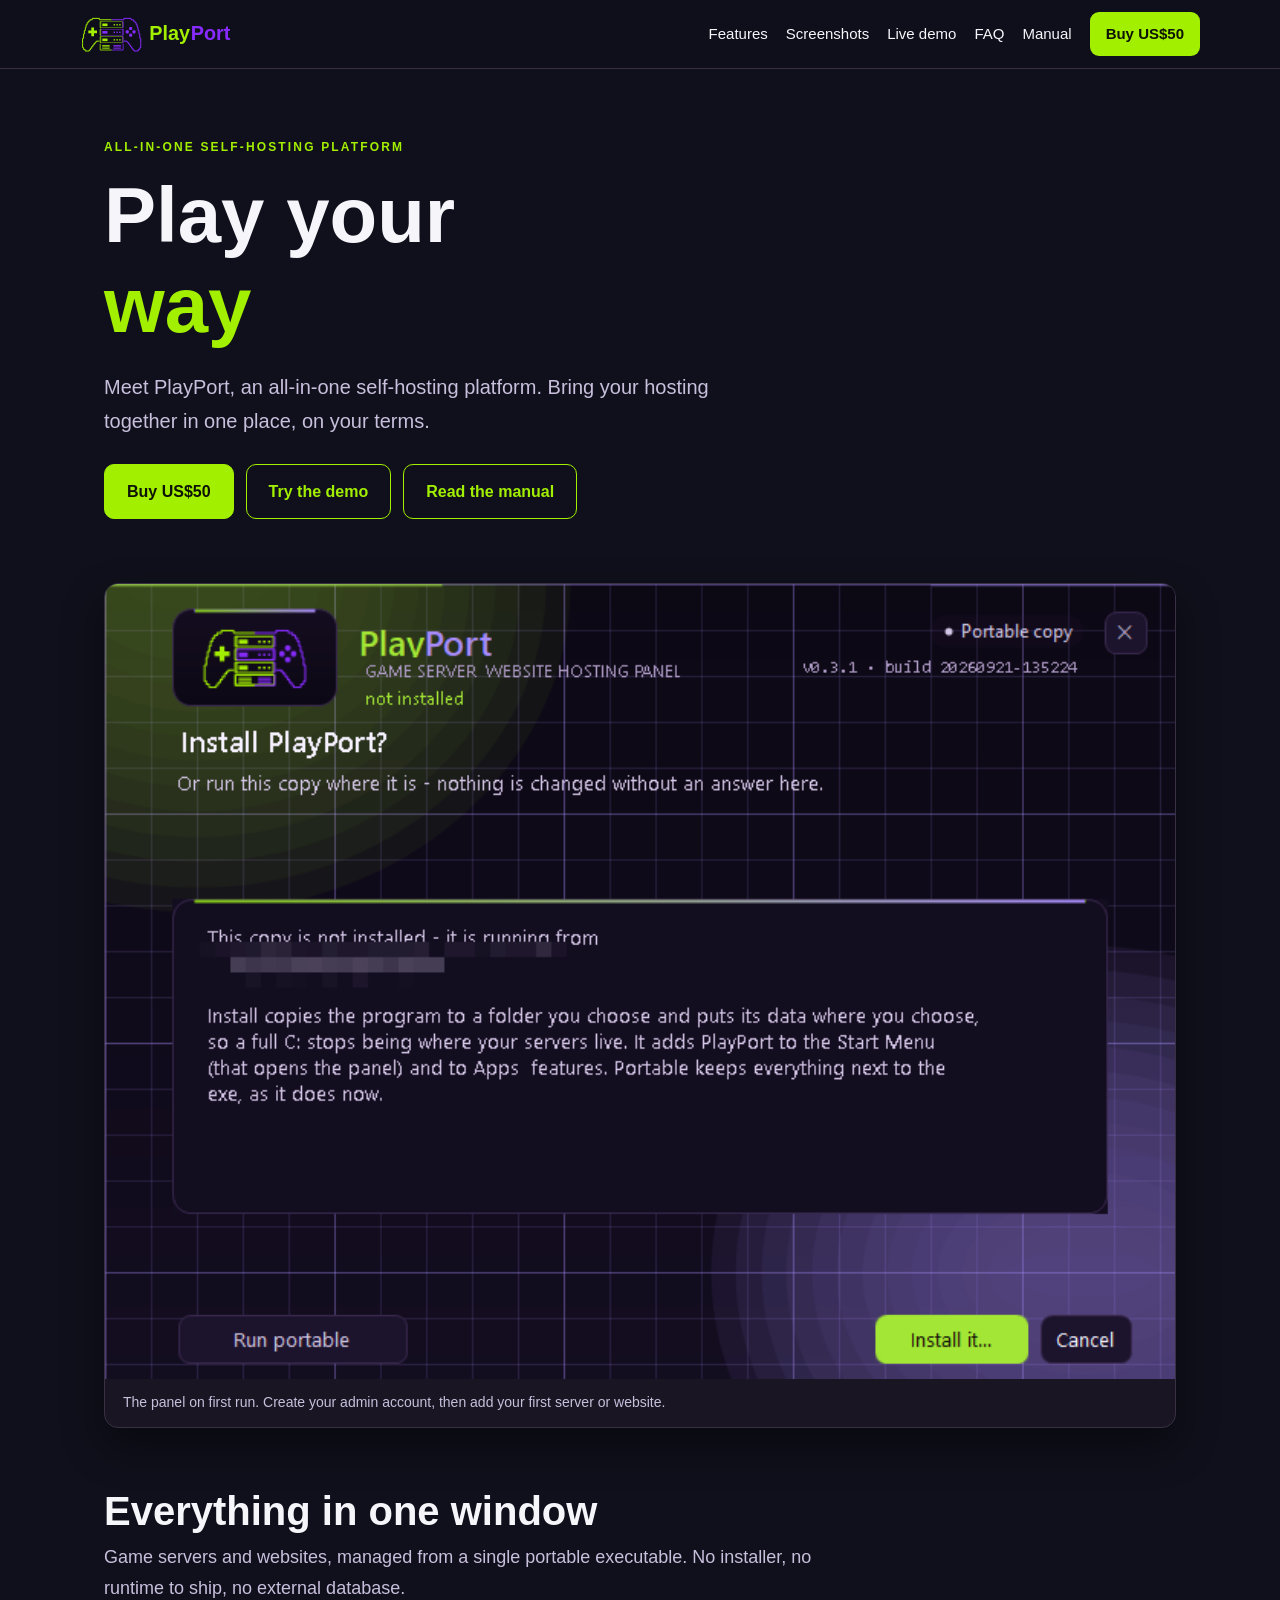
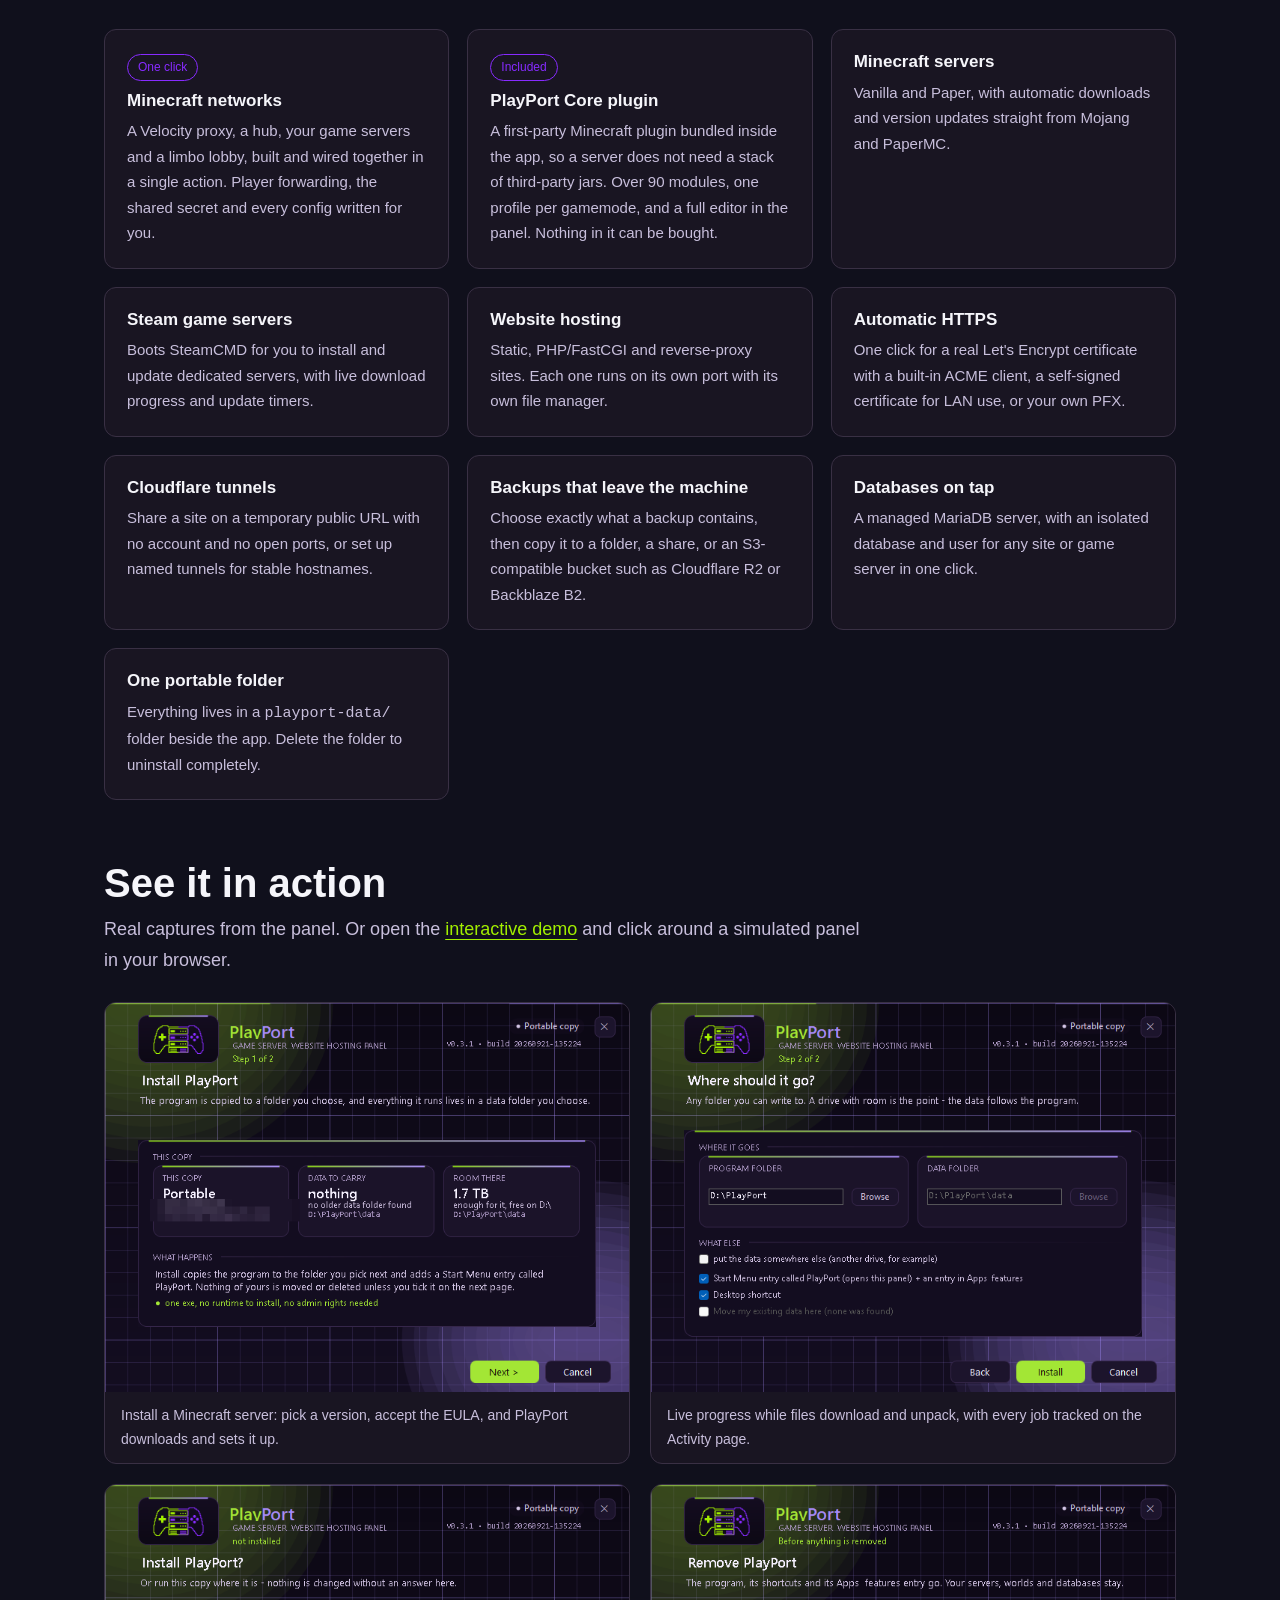
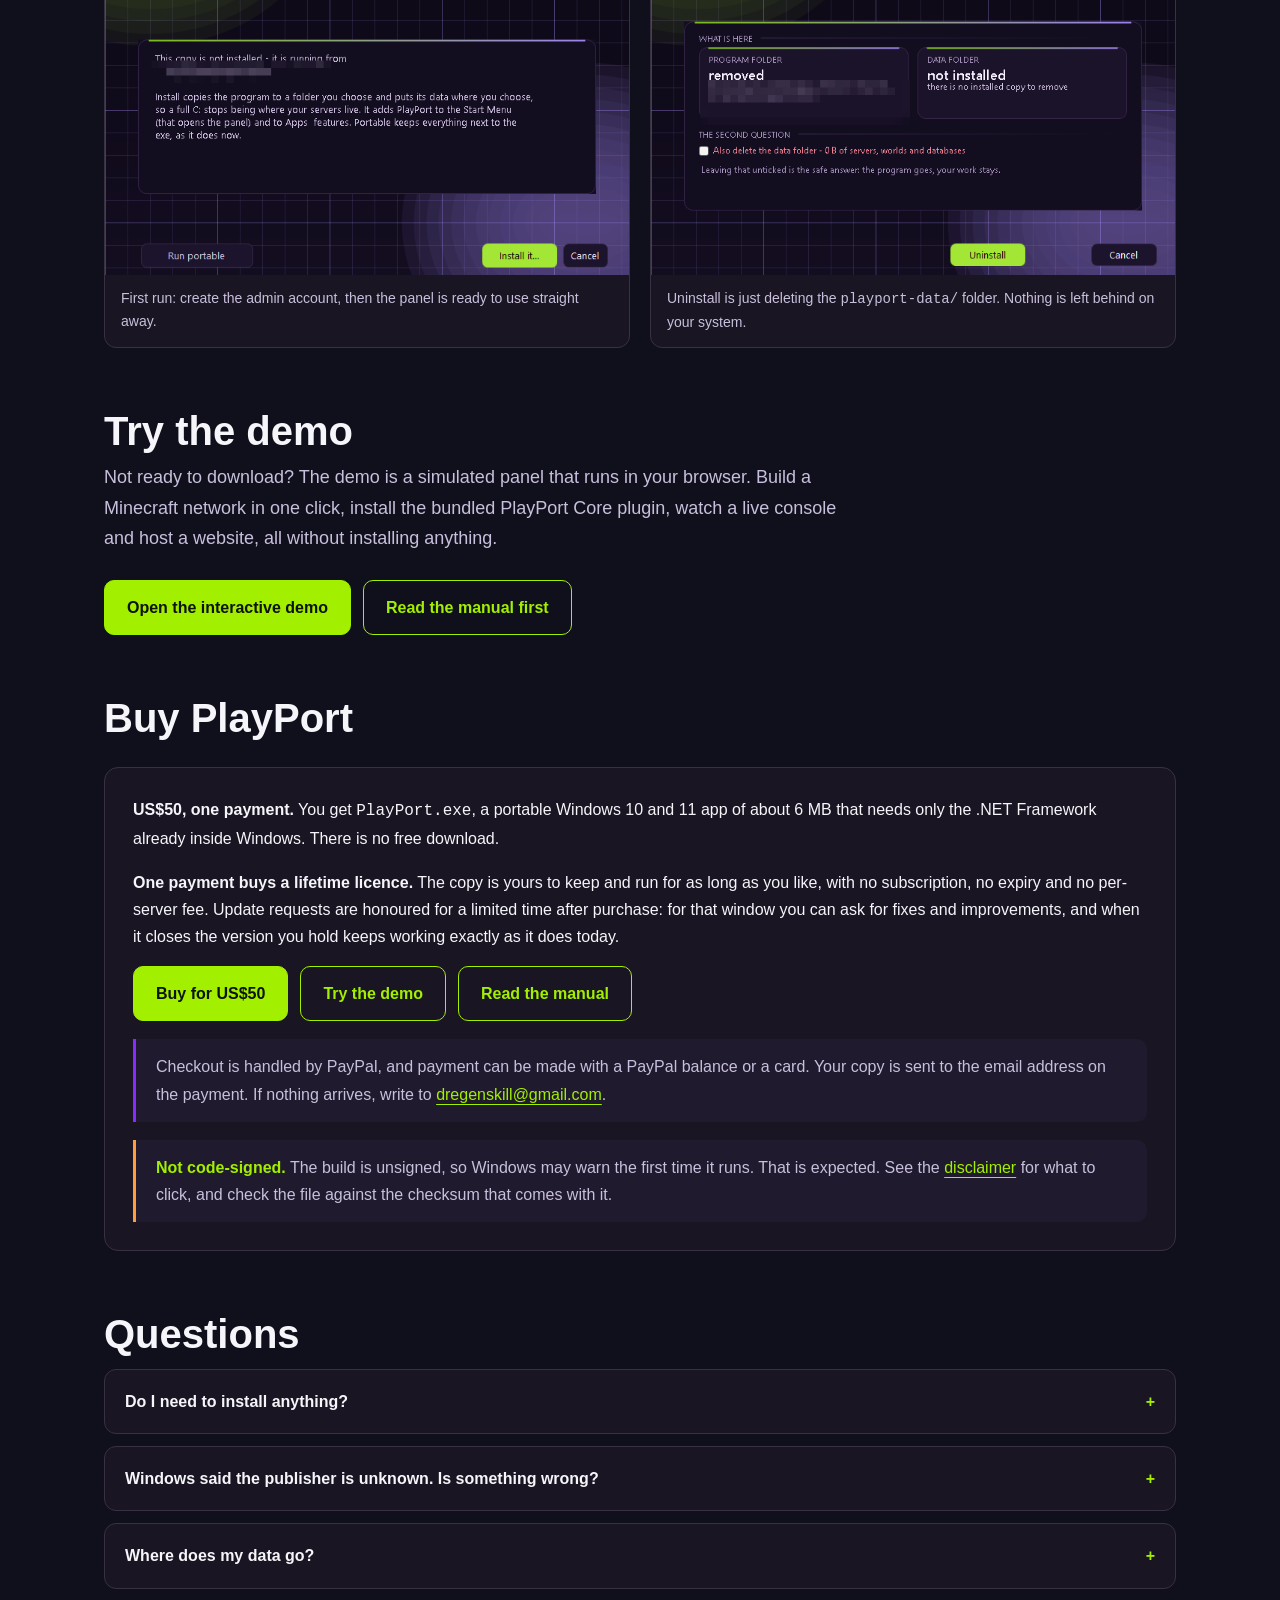
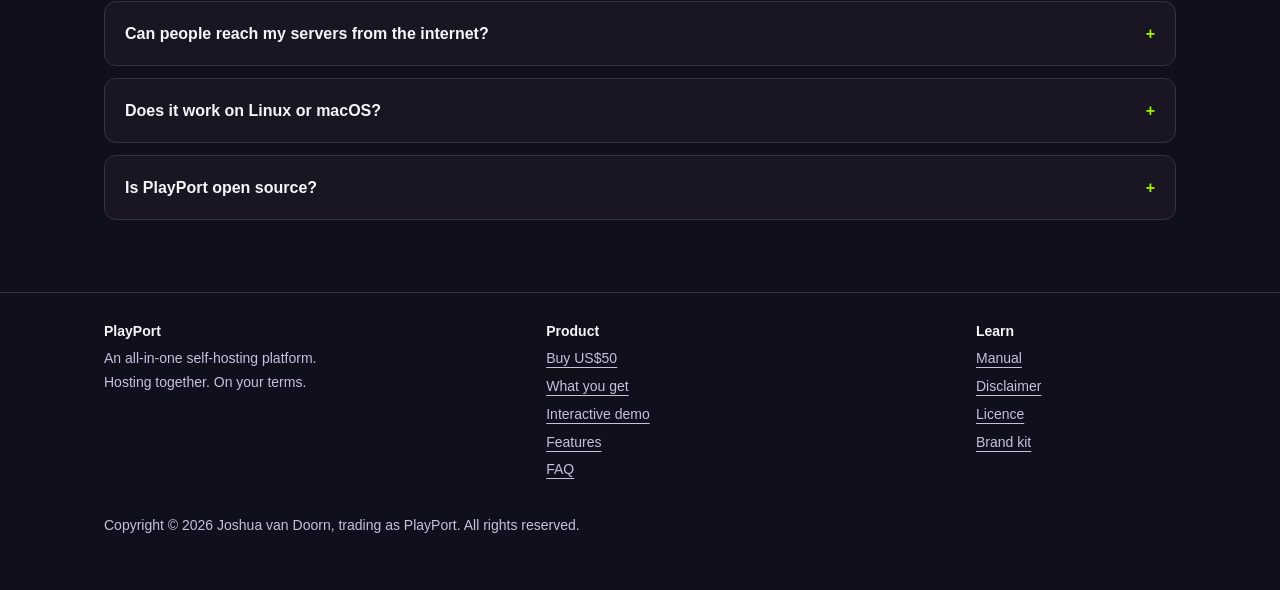
<file: index.html>
<!doctype html>
<html lang="en">
<head>
<meta charset="utf-8">
<meta name="viewport" content="width=device-width, initial-scale=1">
<title>PlayPort: game servers and websites in one portable app</title>
<meta name="description" content="PlayPort is an all-in-one self-hosting platform for Windows. Run Minecraft and Steam game servers, host websites with automatic HTTPS, all from one portable executable. Play your way.">
<link rel="icon" type="image/svg+xml" href="assets/favicon.svg">
<link rel="stylesheet" href="assets/site.css">
<meta property="og:title" content="PlayPort: play your way">
<meta property="og:description" content="An all-in-one self-hosting platform for Windows. Game servers and websites in one portable executable.">
<meta property="og:image" content="assets/social-card-1200x630.svg">
<meta name="twitter:card" content="summary_large_image">
</head>
<body>

<header class="site">
  <div class="wrap nav">
    <a class="brand" href="#top"><img src="assets/wordmark-transparent.svg" alt="PlayPort"></a>
    <nav class="links">
      <a class="link" href="#features">Features</a>
      <a class="link" href="#screens">Screenshots</a>
      <a class="link" href="demo.html">Live demo</a>
      <a class="link" href="#faq">FAQ</a>
      <a class="link" href="docs/">Manual</a>
      <a class="dl-btn" href="https://www.paypal.com/cgi-bin/webscr?cmd=_xclick&amp;business=dregenskill%40gmail.com&amp;item_name=PlayPort%20lifetime%20licence&amp;amount=50.00&amp;currency_code=USD&amp;no_shipping=1&amp;no_note=1">Buy US$50</a>
    </nav>
  </div>
</header>

<main id="top" class="wrap">

  <section class="hero">
    <div class="eyebrow">All-in-one self-hosting platform</div>
    <h1>Play your<br><span>way</span></h1>
    <p class="lead">Meet PlayPort, an all-in-one self-hosting platform. Bring your hosting together in one place, on your terms.</p>
    <div class="cta">
      <a class="btn primary" href="https://www.paypal.com/cgi-bin/webscr?cmd=_xclick&amp;business=dregenskill%40gmail.com&amp;item_name=PlayPort%20lifetime%20licence&amp;amount=50.00&amp;currency_code=USD&amp;no_shipping=1&amp;no_note=1">Buy US$50</a>
      <a class="btn ghost" href="demo.html">Try the demo</a>
      <a class="btn ghost" href="docs/">Read the manual</a>
    </div>
  </section>

  <figure class="shot">
    <img src="marketing/shots/p4/first-run.png" alt="The PlayPort panel on first run, showing the setup screen">
    <figcaption>The panel on first run. Create your admin account, then add your first server or website.</figcaption>
  </figure>

  <section id="features">
    <h2>Everything in one window</h2>
    <p class="section-lead">Game servers and websites, managed from a single portable executable. No installer, no runtime to ship, no external database.</p>
    <div class="grid">
      <article class="card"><span class="tag">One click</span><h3>Minecraft networks</h3><p>A Velocity proxy, a hub, your game servers and a limbo lobby, built and wired together in a single action. Player forwarding, the shared secret and every config written for you.</p></article>
      <article class="card"><span class="tag">Included</span><h3>PlayPort Core plugin</h3><p>A first-party Minecraft plugin bundled inside the app, so a server does not need a stack of third-party jars. Over 90 modules, one profile per gamemode, and a full editor in the panel. Nothing in it can be bought.</p></article>
      <article class="card"><h3>Minecraft servers</h3><p>Vanilla and Paper, with automatic downloads and version updates straight from Mojang and PaperMC.</p></article>
      <article class="card"><h3>Steam game servers</h3><p>Boots SteamCMD for you to install and update dedicated servers, with live download progress and update timers.</p></article>
      <article class="card"><h3>Website hosting</h3><p>Static, PHP/FastCGI and reverse-proxy sites. Each one runs on its own port with its own file manager.</p></article>
      <article class="card"><h3>Automatic HTTPS</h3><p>One click for a real Let's Encrypt certificate with a built-in ACME client, a self-signed certificate for LAN use, or your own PFX.</p></article>
      <article class="card"><h3>Cloudflare tunnels</h3><p>Share a site on a temporary public URL with no account and no open ports, or set up named tunnels for stable hostnames.</p></article>
      <article class="card"><h3>Backups that leave the machine</h3><p>Choose exactly what a backup contains, then copy it to a folder, a share, or an S3-compatible bucket such as Cloudflare R2 or Backblaze B2.</p></article>
      <article class="card"><h3>Databases on tap</h3><p>A managed MariaDB server, with an isolated database and user for any site or game server in one click.</p></article>
      <article class="card"><h3>One portable folder</h3><p>Everything lives in a <code>playport-data/</code> folder beside the app. Delete the folder to uninstall completely.</p></article>
    </div>
  </section>

  <section id="screens">
    <h2>See it in action</h2>
    <p class="section-lead">Real captures from the panel. Or open the <a href="demo.html">interactive demo</a> and click around a simulated panel in your browser.</p>
    <div class="gallery">
      <figure>
        <img src="marketing/shots/p4/install-1.png" alt="Installing a Minecraft server" loading="lazy">
        <figcaption>Install a Minecraft server: pick a version, accept the EULA, and PlayPort downloads and sets it up.</figcaption>
      </figure>
      <figure>
        <img src="marketing/shots/p4/install-2.png" alt="Server install progress" loading="lazy">
        <figcaption>Live progress while files download and unpack, with every job tracked on the Activity page.</figcaption>
      </figure>
      <figure>
        <img src="marketing/shots/p4/first-run.png" alt="The panel on first run" loading="lazy">
        <figcaption>First run: create the admin account, then the panel is ready to use straight away.</figcaption>
      </figure>
      <figure>
        <img src="marketing/shots/p4/uninstall.png" alt="Uninstall screen" loading="lazy">
        <figcaption>Uninstall is just deleting the <code>playport-data/</code> folder. Nothing is left behind on your system.</figcaption>
      </figure>
    </div>
  </section>

  <section id="demo">
    <h2>Try the demo</h2>
    <p class="section-lead">Not ready to download? The demo is a simulated panel that runs in your browser. Build a Minecraft network in one click, install the bundled PlayPort Core plugin, watch a live console and host a website, all without installing anything.</p>
    <div class="cta">
      <a class="btn primary" href="demo.html">Open the interactive demo</a>
      <a class="btn ghost" href="docs/">Read the manual first</a>
    </div>
  </section>

  <!-- Checkout is a PayPal Buy Now link at a fixed US$50. The same URL is used by
       the nav button and the hero. Replace all three if the price or account changes. -->
  <section id="download">
    <h2>Buy PlayPort</h2>
    <div class="dl-box">
      <p style="margin-top:0"><strong>US$50, one payment.</strong> You get <code>PlayPort.exe</code>, a portable Windows 10 and 11 app of about 6 MB that needs only the .NET Framework already inside Windows. There is no free download.</p>
      <p><strong>One payment buys a lifetime licence.</strong> The copy is yours to keep and run for as long as you like, with no subscription, no expiry and no per-server fee. Update requests are honoured for a limited time after purchase: for that window you can ask for fixes and improvements, and when it closes the version you hold keeps working exactly as it does today.</p>
      <div class="cta" style="margin-top:12px">
        <a class="btn primary" href="https://www.paypal.com/cgi-bin/webscr?cmd=_xclick&amp;business=dregenskill%40gmail.com&amp;item_name=PlayPort%20lifetime%20licence&amp;amount=50.00&amp;currency_code=USD&amp;no_shipping=1&amp;no_note=1">Buy for US$50</a>
        <a class="btn ghost" href="demo.html">Try the demo</a>
        <a class="btn ghost" href="docs/">Read the manual</a>
      </div>
      <div class="note">
        <p style="margin:0">Checkout is handled by PayPal, and payment can be made with a PayPal balance or a card. Your copy is sent to the email address on the payment. If nothing arrives, write to <a href="mailto:dregenskill@gmail.com">dregenskill@gmail.com</a>.</p>
      </div>
      <div class="note warn">
        <p style="margin:0"><span class="ok">Not code-signed.</span> The build is unsigned, so Windows may warn the first time it runs. That is expected. See the <a href="DISCLAIMER.md">disclaimer</a> for what to click, and check the file against the checksum that comes with it.</p>
      </div>
    </div>
  </section>

  <section id="faq">
    <h2>Questions</h2>

    <details class="faq">
      <summary>Do I need to install anything?</summary>
      <p>No. PlayPort is a single executable that runs on Windows 10 and 11. Double-click it and it opens in your browser at <code>http://127.0.0.1:8080/</code>. It uses the .NET Framework that already ships with Windows.</p>
    </details>

    <details class="faq">
      <summary>Windows said the publisher is unknown. Is something wrong?</summary>
      <p>No. The build is not code-signed, so SmartScreen warns about it. Click <strong>More info</strong>, then <strong>Run anyway</strong>. You can confirm you have the real file by comparing its SHA-256 hash with the checksum that comes with your purchase.</p>
    </details>

    <details class="faq">
      <summary>Where does my data go?</summary>
      <p>Everything lives in a <code>playport-data/</code> folder next to the executable: settings, websites, game servers, databases and backups. Delete that folder and PlayPort is fully uninstalled. If the folder it is in is not writable, it falls back to <code>%LOCALAPPDATA%\PlayPort</code>.</p>
    </details>

    <details class="faq">
      <summary>Can people reach my servers from the internet?</summary>
      <p>Yes. Forward the ports you want on your router and open the matching ports in Windows Firewall, or use a built-in Cloudflare tunnel to get a public URL without touching your router at all. The manual walks through both.</p>
    </details>

    <details class="faq">
      <summary>Does it work on Linux or macOS?</summary>
      <p>Not yet. This release targets Windows. The panel offers a phone-friendly layout, so you can manage it from a phone on the same network.</p>
    </details>

    <details class="faq">
      <summary>Is PlayPort open source?</summary>
      <p>No. PlayPort is proprietary software, all rights reserved. The source is not published. See the <a href="LICENSE">licence</a> and the <a href="#download">purchase terms</a>.</p>
    </details>
  </section>

</main>

<footer class="site">
  <div class="wrap">
    <div class="cols">
      <div>
        <h4>PlayPort</h4>
        <p style="margin:0">An all-in-one self-hosting platform.<br>Hosting together. On your terms.</p>
      </div>
      <div>
        <h4>Product</h4>
        <ul>
          <li><a href="https://www.paypal.com/cgi-bin/webscr?cmd=_xclick&amp;business=dregenskill%40gmail.com&amp;item_name=PlayPort%20lifetime%20licence&amp;amount=50.00&amp;currency_code=USD&amp;no_shipping=1&amp;no_note=1">Buy US$50</a></li>
          <li><a href="#download">What you get</a></li>
          <li><a href="demo.html">Interactive demo</a></li>
          <li><a href="#features">Features</a></li>
          <li><a href="#faq">FAQ</a></li>
        </ul>
      </div>
      <div>
        <h4>Learn</h4>
        <ul>
          <li><a href="docs/">Manual</a></li>
          <li><a href="DISCLAIMER.md">Disclaimer</a></li>
          <li><a href="LICENSE">Licence</a></li>
          <li><a href="marketing/">Brand kit</a></li>
        </ul>
      </div>
    </div>
    <p style="margin:28px 0 0">Copyright &copy; 2026 Joshua van Doorn, trading as PlayPort. All rights reserved.</p>
  </div>
</footer>

</body>
</html>
</file>
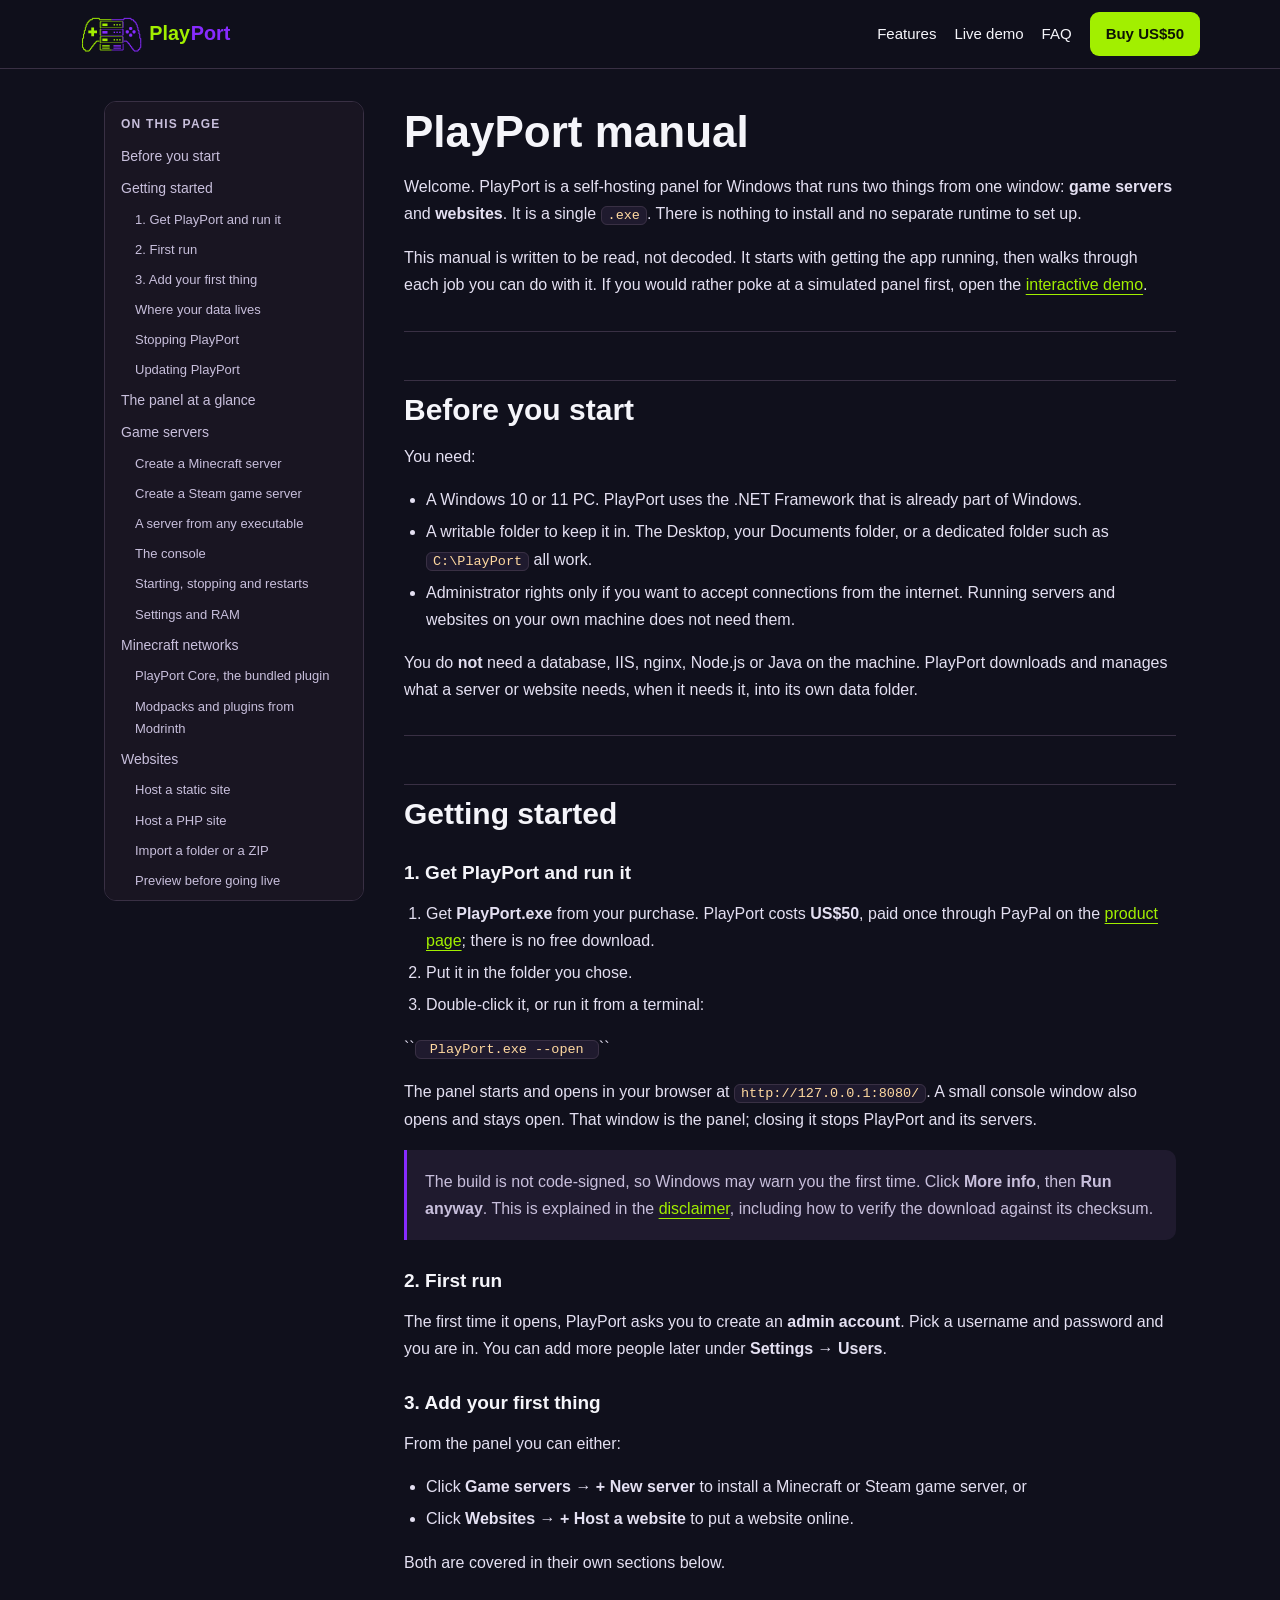
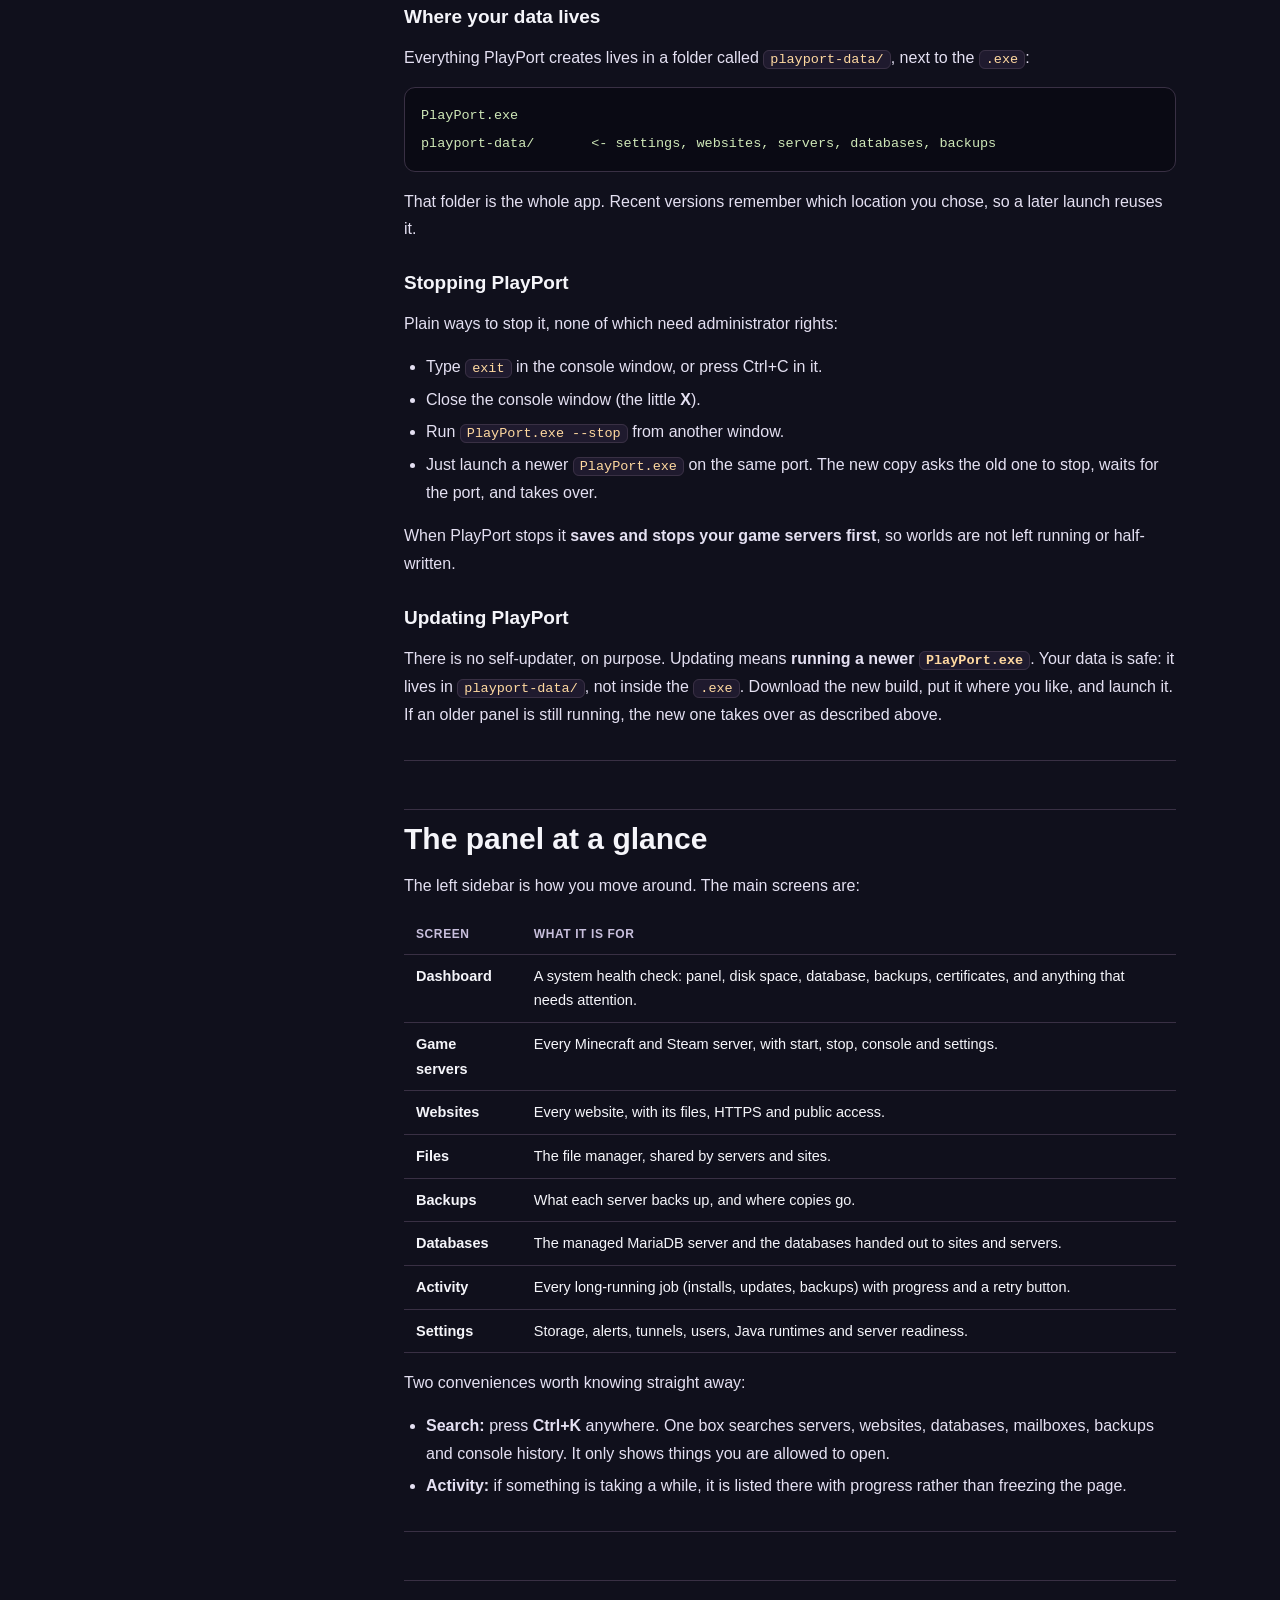
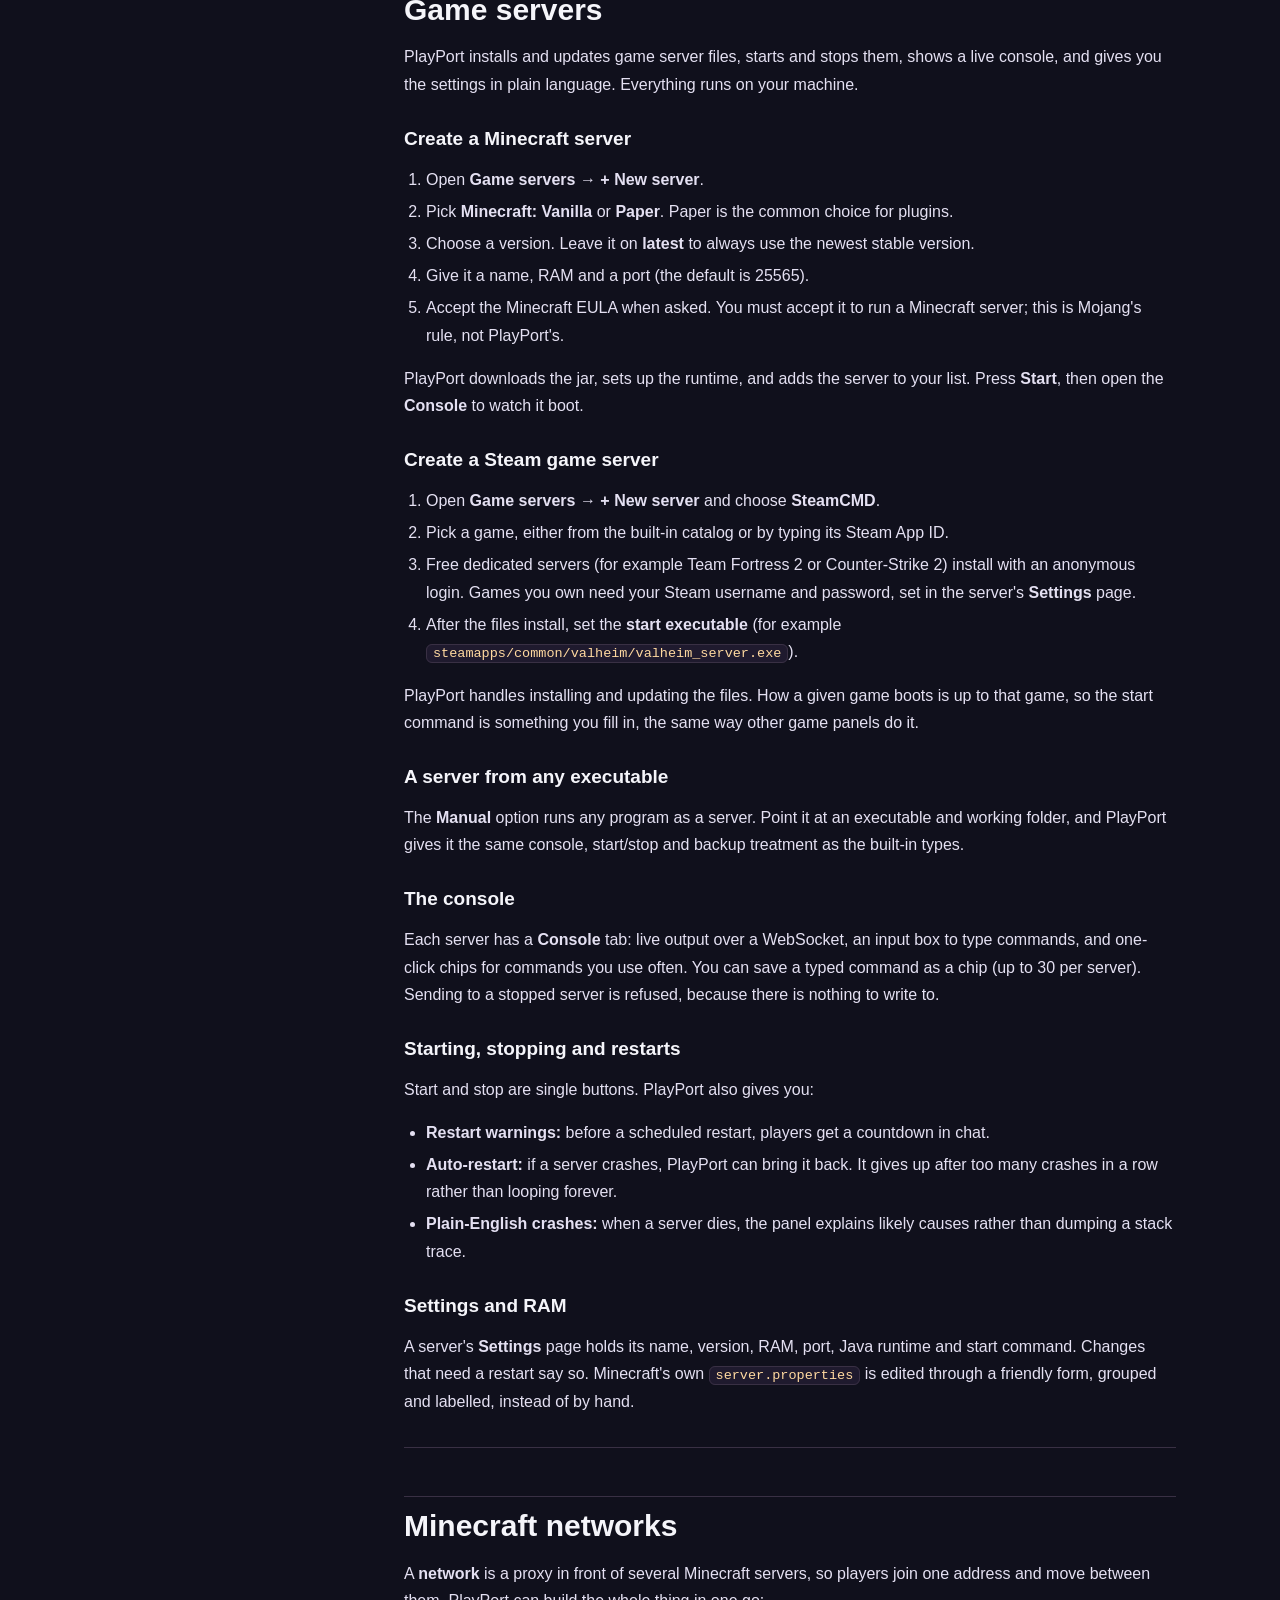
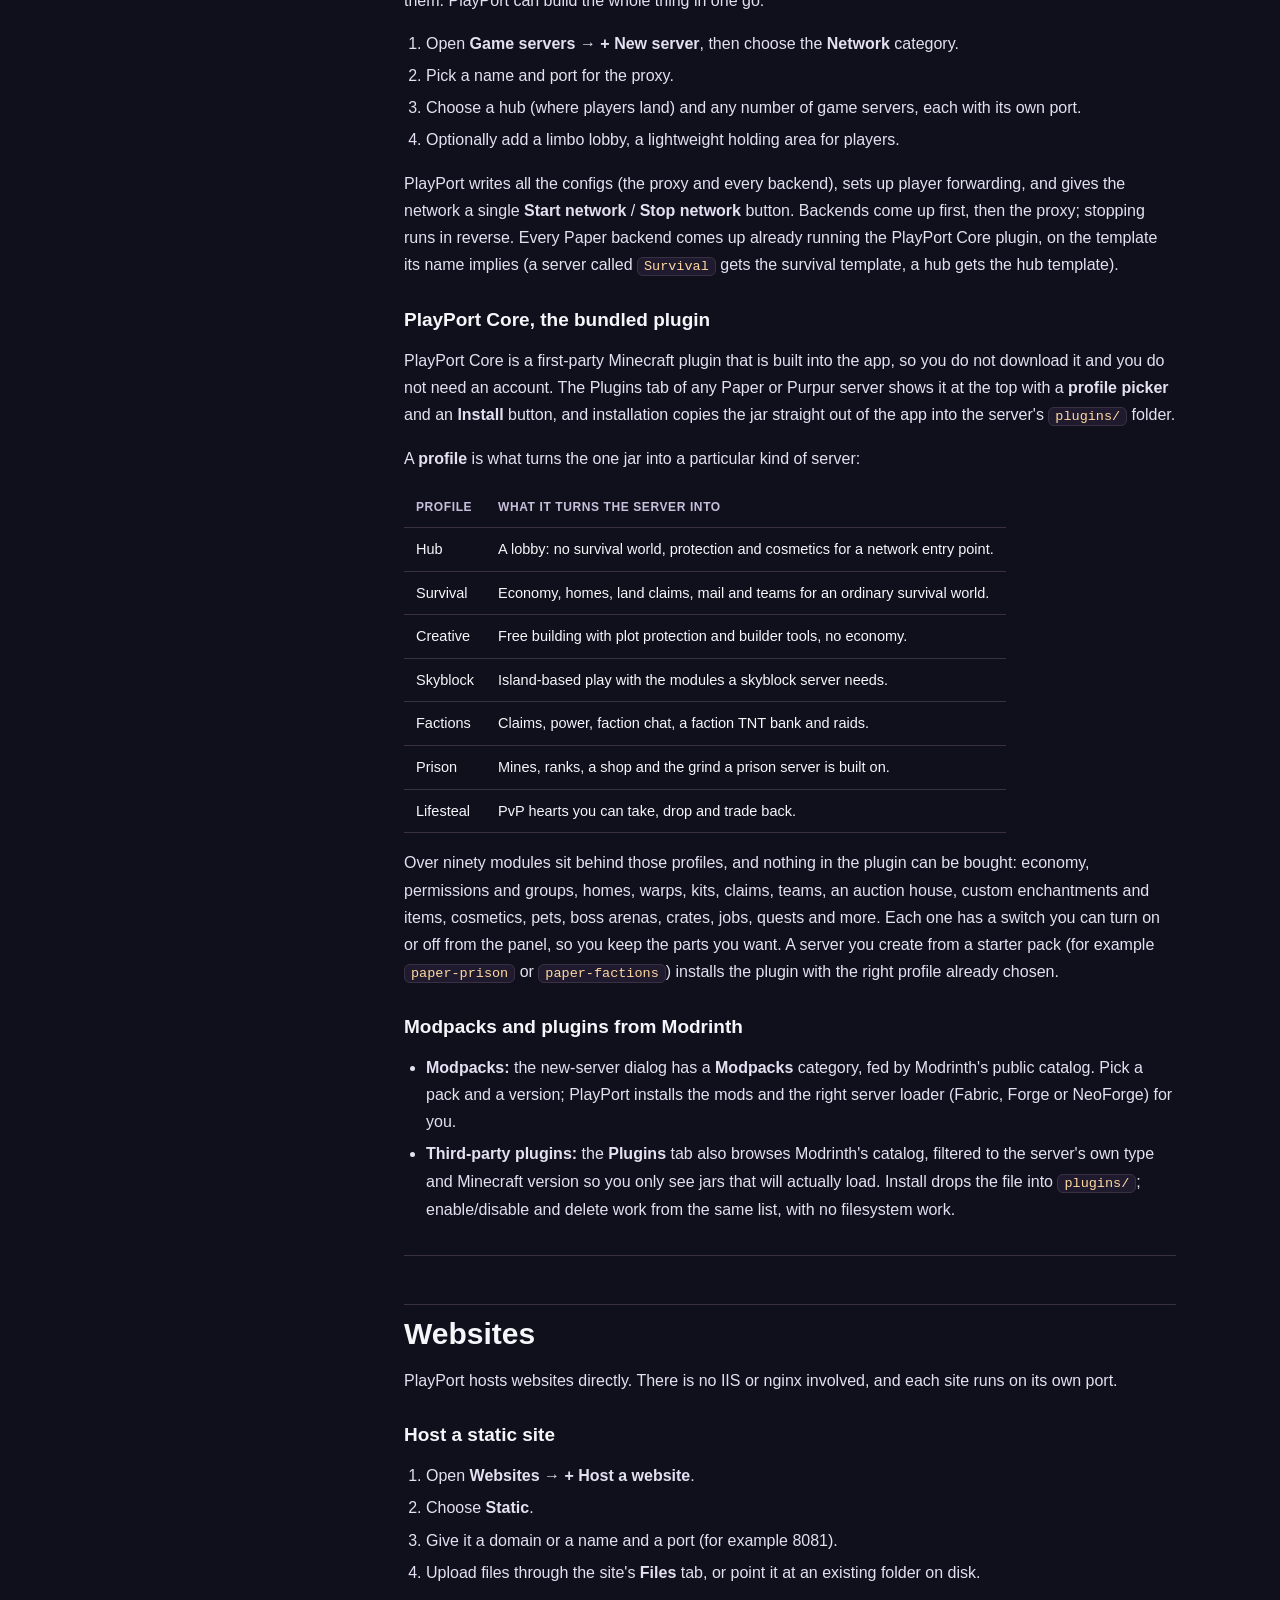
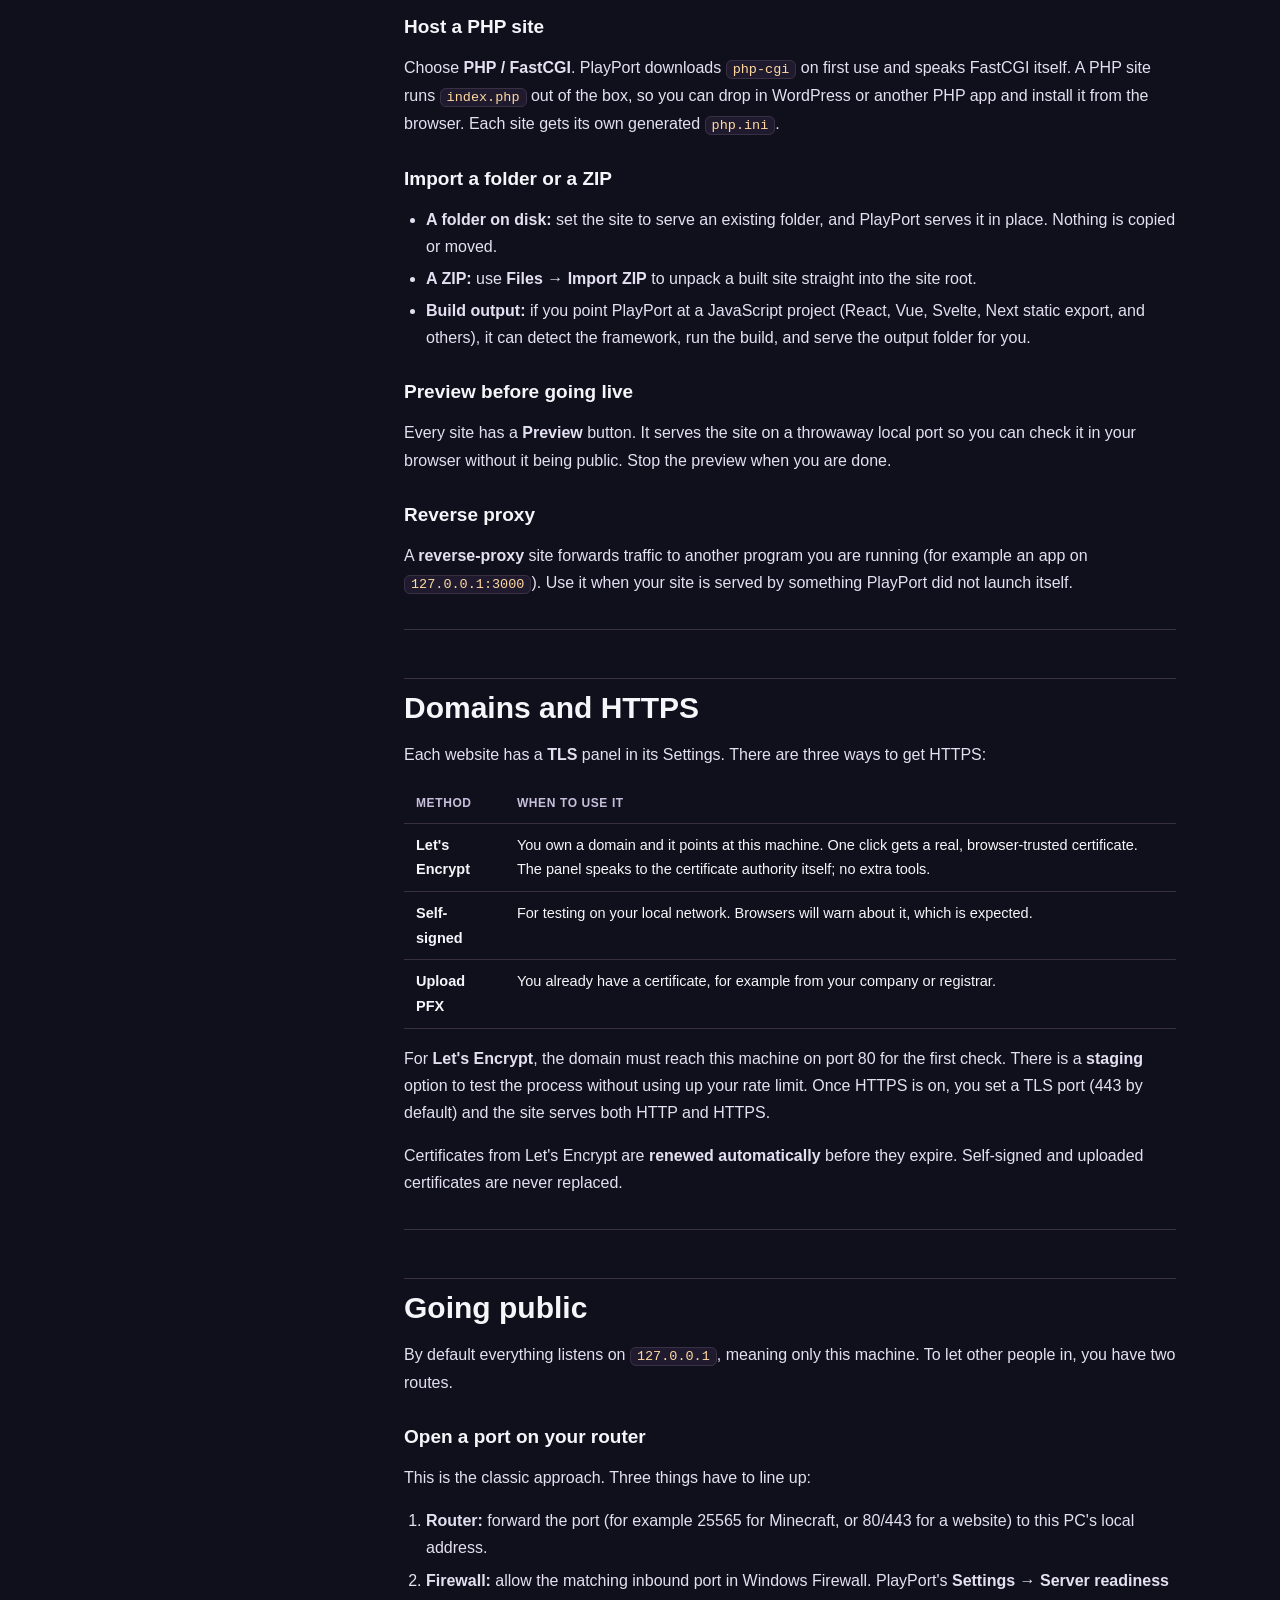
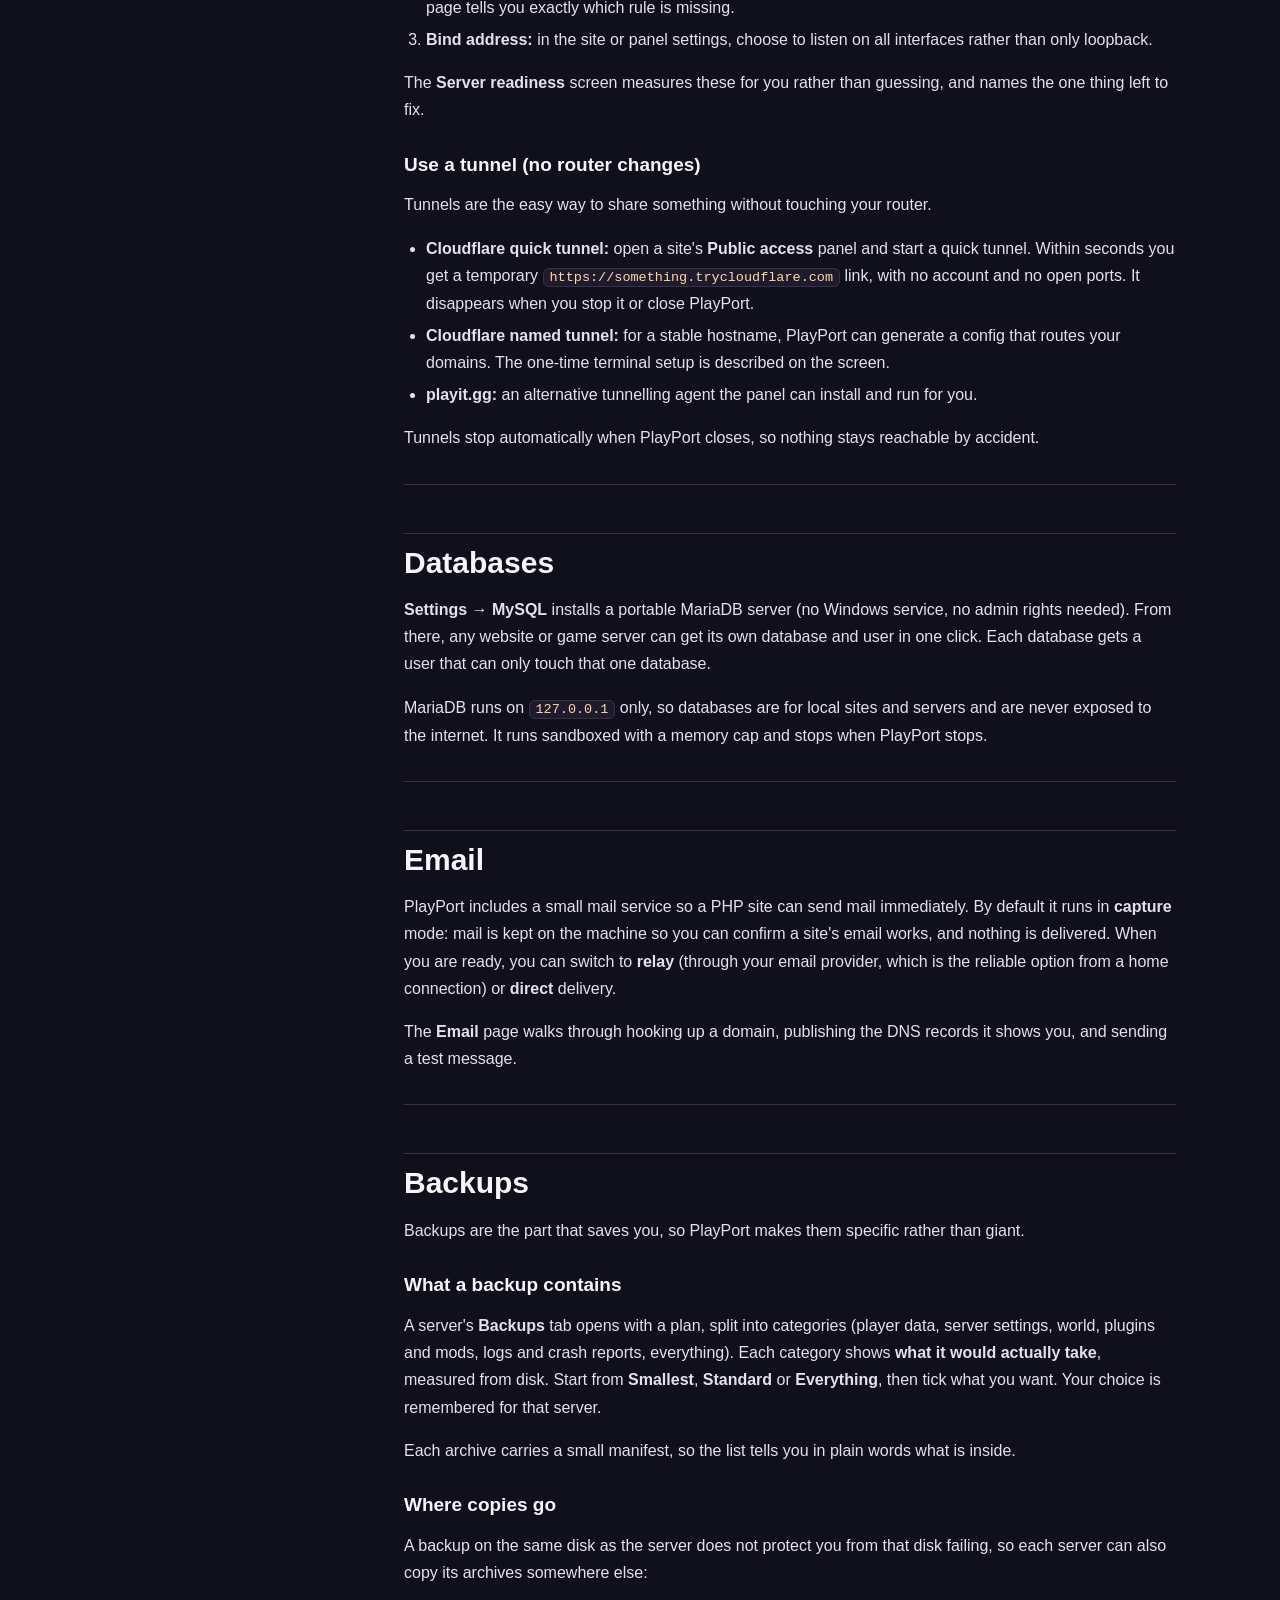
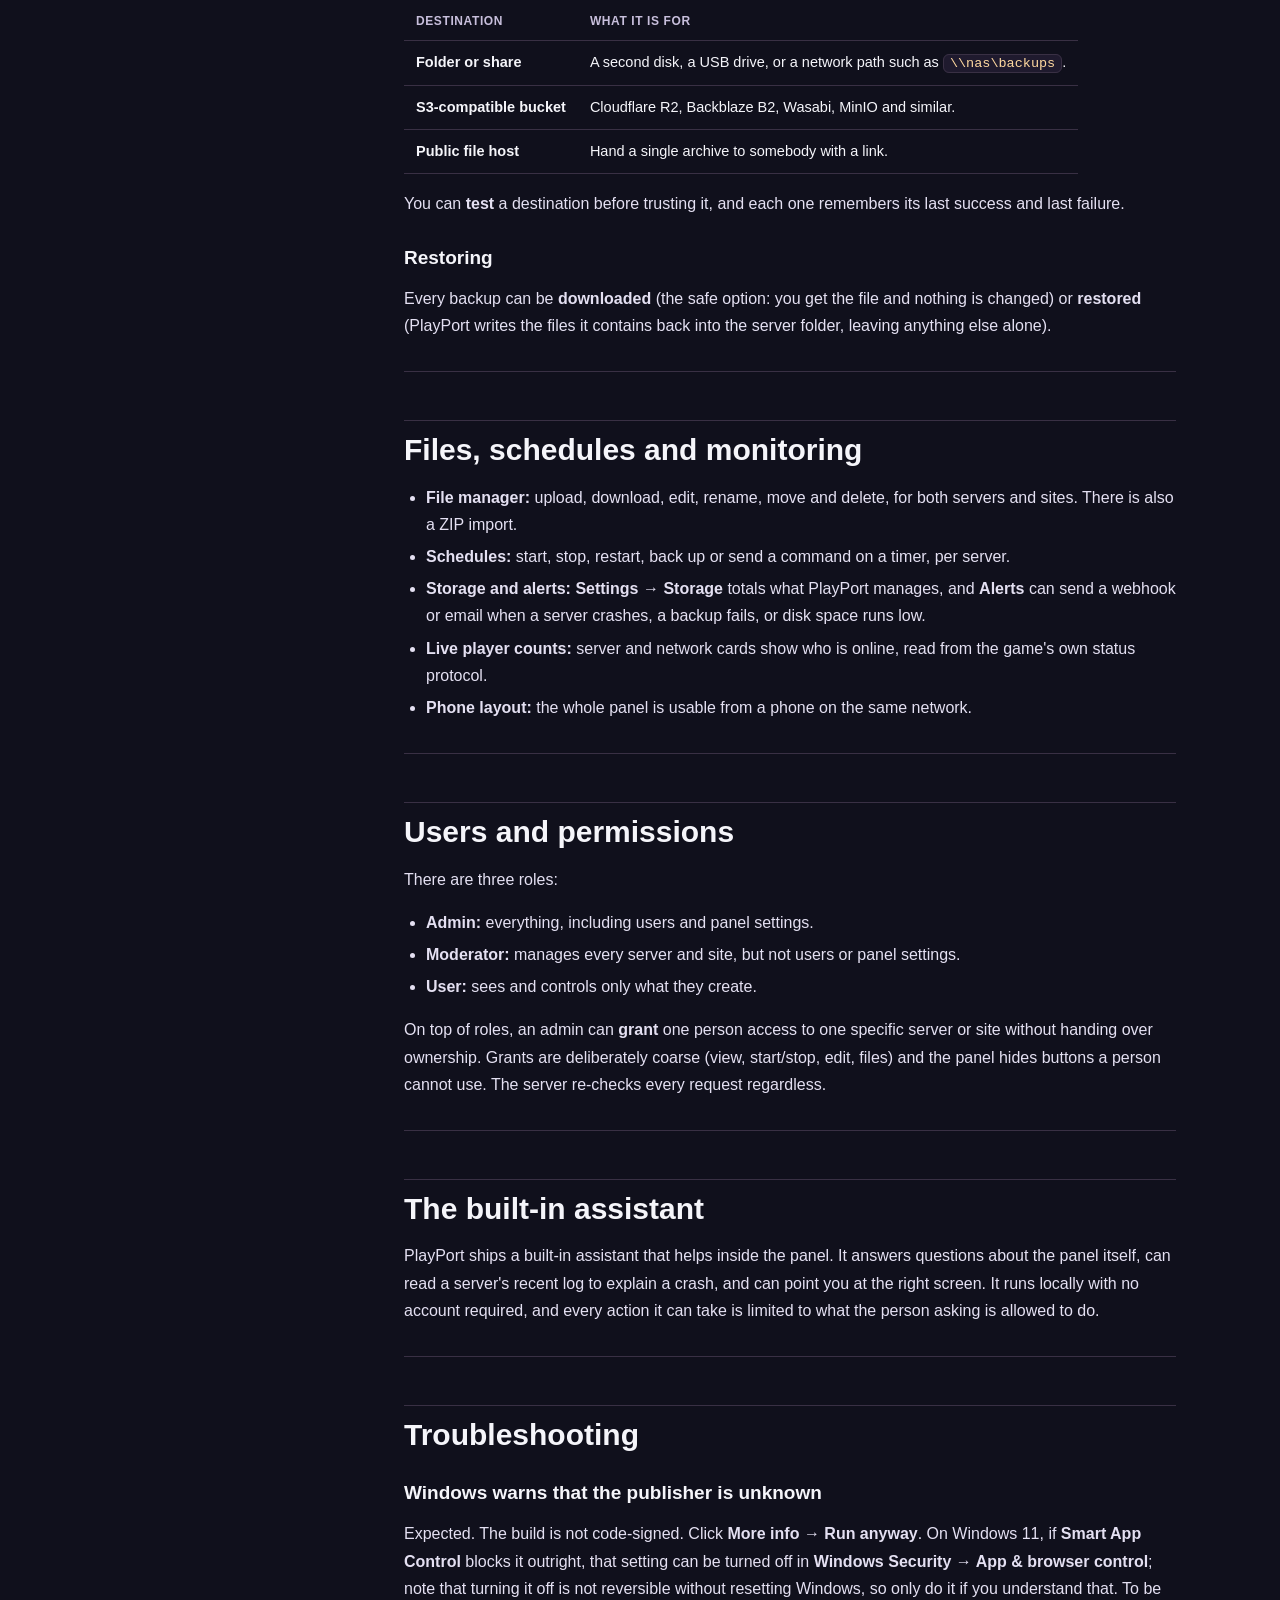
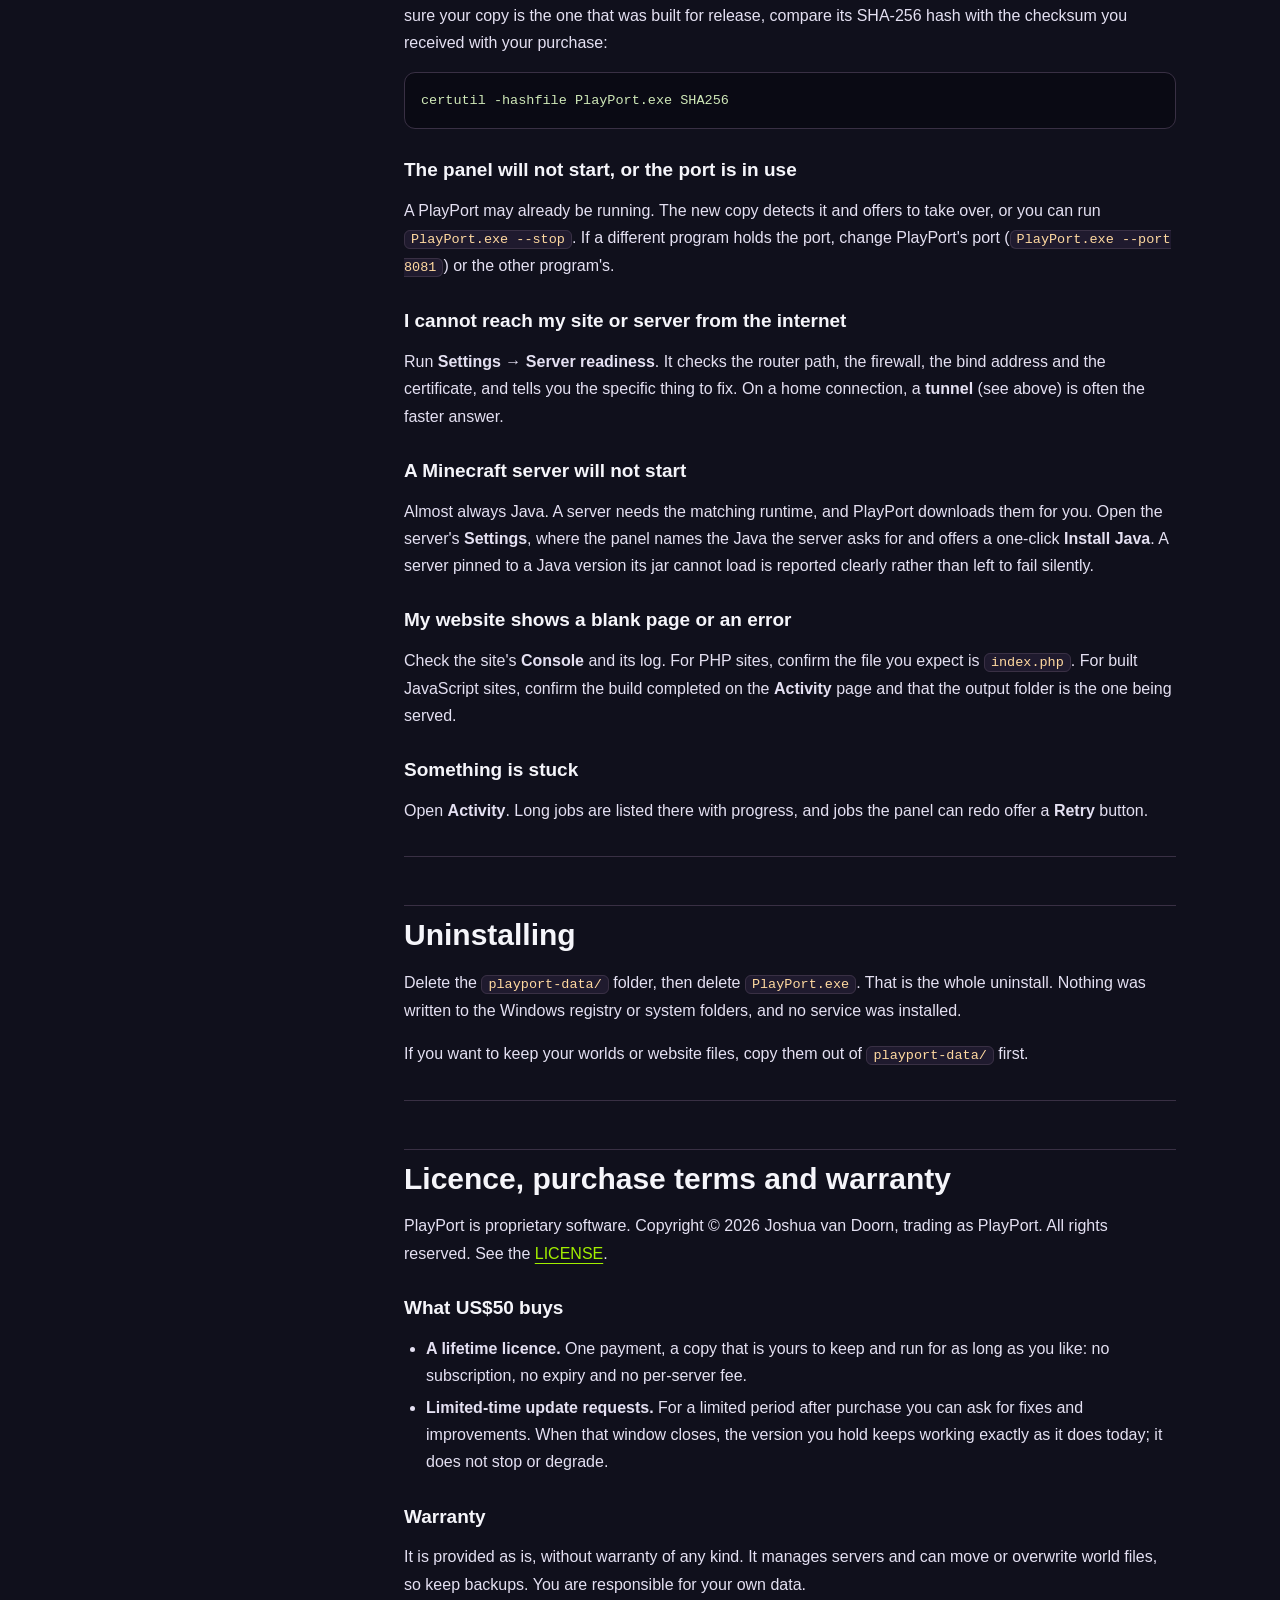
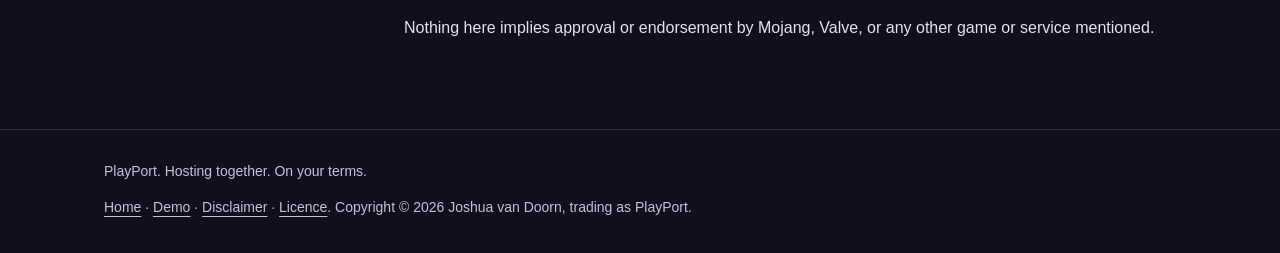
<file: docs/index.html>
<!doctype html>
<html lang="en">
<head>
<meta charset="utf-8">
<meta name="viewport" content="width=device-width, initial-scale=1">
<title>PlayPort manual</title>
<meta name="description" content="The PlayPort manual: install it, run game servers, host websites, add HTTPS and back everything up, in plain language.">
<link rel="icon" type="image/svg+xml" href="../assets/favicon.svg">
<link rel="stylesheet" href="../assets/site.css">
</head>
<body>

<header class="site">
  <div class="wrap nav">
    <a class="brand" href="../index.html"><img src="../assets/wordmark-transparent.svg" alt="PlayPort"></a>
    <nav class="links">
      <a class="link" href="../index.html#features">Features</a>
      <a class="link" href="../demo.html">Live demo</a>
      <a class="link" href="../index.html#faq">FAQ</a>
      <a class="dl-btn" href="https://www.paypal.com/cgi-bin/webscr?cmd=_xclick&amp;business=dregenskill%40gmail.com&amp;item_name=PlayPort%20lifetime%20licence&amp;amount=50.00&amp;currency_code=USD&amp;no_shipping=1&amp;no_note=1">Buy US$50</a>
    </nav>
  </div>
</header>

<main class="wrap" style="padding-top:32px">
  <div class="docs-layout">
    <nav class="docs-toc">
      <h4>On this page</h4>
      <a class="" href="#before-you-start">Before you start</a>
        <a class="" href="#getting-started">Getting started</a>
        <a class="sub" href="#1-get-playport-and-run-it">1. Get PlayPort and run it</a>
        <a class="sub" href="#2-first-run">2. First run</a>
        <a class="sub" href="#3-add-your-first-thing">3. Add your first thing</a>
        <a class="sub" href="#where-your-data-lives">Where your data lives</a>
        <a class="sub" href="#stopping-playport">Stopping PlayPort</a>
        <a class="sub" href="#updating-playport">Updating PlayPort</a>
        <a class="" href="#the-panel-at-a-glance">The panel at a glance</a>
        <a class="" href="#game-servers">Game servers</a>
        <a class="sub" href="#create-a-minecraft-server">Create a Minecraft server</a>
        <a class="sub" href="#create-a-steam-game-server">Create a Steam game server</a>
        <a class="sub" href="#a-server-from-any-executable">A server from any executable</a>
        <a class="sub" href="#the-console">The console</a>
        <a class="sub" href="#starting-stopping-and-restarts">Starting, stopping and restarts</a>
        <a class="sub" href="#settings-and-ram">Settings and RAM</a>
        <a class="" href="#minecraft-networks">Minecraft networks</a>
        <a class="sub" href="#playport-core-the-bundled-plugin">PlayPort Core, the bundled plugin</a>
        <a class="sub" href="#modpacks-and-plugins-from-modrinth">Modpacks and plugins from Modrinth</a>
        <a class="" href="#websites">Websites</a>
        <a class="sub" href="#host-a-static-site">Host a static site</a>
        <a class="sub" href="#host-a-php-site">Host a PHP site</a>
        <a class="sub" href="#import-a-folder-or-a-zip">Import a folder or a ZIP</a>
        <a class="sub" href="#preview-before-going-live">Preview before going live</a>
        <a class="sub" href="#reverse-proxy">Reverse proxy</a>
        <a class="" href="#domains-and-https">Domains and HTTPS</a>
        <a class="" href="#going-public">Going public</a>
        <a class="sub" href="#open-a-port-on-your-router">Open a port on your router</a>
        <a class="sub" href="#use-a-tunnel-no-router-changes">Use a tunnel (no router changes)</a>
        <a class="" href="#databases">Databases</a>
        <a class="" href="#email">Email</a>
        <a class="" href="#backups">Backups</a>
        <a class="sub" href="#what-a-backup-contains">What a backup contains</a>
        <a class="sub" href="#where-copies-go">Where copies go</a>
        <a class="sub" href="#restoring">Restoring</a>
        <a class="" href="#files-schedules-and-monitoring">Files, schedules and monitoring</a>
        <a class="" href="#users-and-permissions">Users and permissions</a>
        <a class="" href="#the-built-in-assistant">The built-in assistant</a>
        <a class="" href="#troubleshooting">Troubleshooting</a>
        <a class="sub" href="#windows-warns-that-the-publisher-is-unknown">Windows warns that the publisher is unknown</a>
        <a class="sub" href="#the-panel-will-not-start-or-the-port-is-in-use">The panel will not start, or the port is in use</a>
        <a class="sub" href="#i-cannot-reach-my-site-or-server-from-the-internet">I cannot reach my site or server from the internet</a>
        <a class="sub" href="#a-minecraft-server-will-not-start">A Minecraft server will not start</a>
        <a class="sub" href="#my-website-shows-a-blank-page-or-an-error">My website shows a blank page or an error</a>
        <a class="sub" href="#something-is-stuck">Something is stuck</a>
        <a class="" href="#uninstalling">Uninstalling</a>
        <a class="" href="#licence-purchase-terms-and-warranty">Licence, purchase terms and warranty</a>
        <a class="sub" href="#what-us-50-buys">What US$50 buys</a>
        <a class="sub" href="#warranty">Warranty</a>
    </nav>
    <article class="docs-body">
<h1 id="playport-manual">PlayPort manual</h1>
<p>Welcome. PlayPort is a self-hosting panel for Windows that runs two things from one window: <strong>game servers</strong> and <strong>websites</strong>. It is a single <code>.exe</code>. There is nothing to install and no separate runtime to set up.</p>
<p>This manual is written to be read, not decoded. It starts with getting the app running, then walks through each job you can do with it. If you would rather poke at a simulated panel first, open the <a href="../demo.html">interactive demo</a>.</p>
<hr>
<h2 id="before-you-start">Before you start <a class="anchor" href="#before-you-start" aria-label="link to this section">#</a></h2>
<p>You need:</p>
<ul><li>A Windows 10 or 11 PC. PlayPort uses the .NET Framework that is already part of Windows.</li><li>A writable folder to keep it in. The Desktop, your Documents folder, or a dedicated folder such as <code>C:\PlayPort</code> all work.</li><li>Administrator rights only if you want to accept connections from the internet. Running servers and websites on your own machine does not need them.</li></ul>
<p>You do <strong>not</strong> need a database, IIS, nginx, Node.js or Java on the machine. PlayPort downloads and manages what a server or website needs, when it needs it, into its own data folder.</p>
<hr>
<h2 id="getting-started">Getting started <a class="anchor" href="#getting-started" aria-label="link to this section">#</a></h2>
<h3 id="1-get-playport-and-run-it">1. Get PlayPort and run it <a class="anchor" href="#1-get-playport-and-run-it" aria-label="link to this section">#</a></h3>
<ol><li>Get <strong>PlayPort.exe</strong> from your purchase. PlayPort costs <strong>US$50</strong>, paid once through PayPal on the <a href="../index.html#download">product page</a>; there is no free download.</li><li>Put it in the folder you chose.</li><li>Double-click it, or run it from a terminal:</li></ol>
<p>   ``<code>    PlayPort.exe --open    </code>``</p>
<p>The panel starts and opens in your browser at <code>http://127.0.0.1:8080/</code>. A small console window also opens and stays open. That window is the panel; closing it stops PlayPort and its servers.</p>
<blockquote><p>The build is not code-signed, so Windows may warn you the first time. Click <strong>More info</strong>, then <strong>Run anyway</strong>. This is explained in the <a href="../DISCLAIMER.md">disclaimer</a>, including how to verify the download against its checksum.</p></blockquote>
<h3 id="2-first-run">2. First run <a class="anchor" href="#2-first-run" aria-label="link to this section">#</a></h3>
<p>The first time it opens, PlayPort asks you to create an <strong>admin account</strong>. Pick a username and password and you are in. You can add more people later under <strong>Settings → Users</strong>.</p>
<h3 id="3-add-your-first-thing">3. Add your first thing <a class="anchor" href="#3-add-your-first-thing" aria-label="link to this section">#</a></h3>
<p>From the panel you can either:</p>
<ul><li>Click <strong>Game servers → + New server</strong> to install a Minecraft or Steam game server, or</li><li>Click <strong>Websites → + Host a website</strong> to put a website online.</li></ul>
<p>Both are covered in their own sections below.</p>
<h3 id="where-your-data-lives">Where your data lives <a class="anchor" href="#where-your-data-lives" aria-label="link to this section">#</a></h3>
<p>Everything PlayPort creates lives in a folder called <code>playport-data/</code>, next to the <code>.exe</code>:</p>
<pre><code>PlayPort.exe
playport-data/       &lt;- settings, websites, servers, databases, backups</code></pre>
<p>That folder is the whole app. Recent versions remember which location you chose, so a later launch reuses it.</p>
<h3 id="stopping-playport">Stopping PlayPort <a class="anchor" href="#stopping-playport" aria-label="link to this section">#</a></h3>
<p>Plain ways to stop it, none of which need administrator rights:</p>
<ul><li>Type <code>exit</code> in the console window, or press Ctrl+C in it.</li><li>Close the console window (the little <strong>X</strong>).</li><li>Run <code>PlayPort.exe --stop</code> from another window.</li><li>Just launch a newer <code>PlayPort.exe</code> on the same port. The new copy asks the old one to stop, waits for the port, and takes over.</li></ul>
<p>When PlayPort stops it <strong>saves and stops your game servers first</strong>, so worlds are not left running or half-written.</p>
<h3 id="updating-playport">Updating PlayPort <a class="anchor" href="#updating-playport" aria-label="link to this section">#</a></h3>
<p>There is no self-updater, on purpose. Updating means <strong>running a newer <code>PlayPort.exe</code></strong>. Your data is safe: it lives in <code>playport-data/</code>, not inside the <code>.exe</code>. Download the new build, put it where you like, and launch it. If an older panel is still running, the new one takes over as described above.</p>
<hr>
<h2 id="the-panel-at-a-glance">The panel at a glance <a class="anchor" href="#the-panel-at-a-glance" aria-label="link to this section">#</a></h2>
<p>The left sidebar is how you move around. The main screens are:</p>
<table><thead><tr><th>Screen</th><th>What it is for</th></tr></thead><tbody><tr><td><strong>Dashboard</strong></td><td>A system health check: panel, disk space, database, backups, certificates, and anything that needs attention.</td></tr><tr><td><strong>Game servers</strong></td><td>Every Minecraft and Steam server, with start, stop, console and settings.</td></tr><tr><td><strong>Websites</strong></td><td>Every website, with its files, HTTPS and public access.</td></tr><tr><td><strong>Files</strong></td><td>The file manager, shared by servers and sites.</td></tr><tr><td><strong>Backups</strong></td><td>What each server backs up, and where copies go.</td></tr><tr><td><strong>Databases</strong></td><td>The managed MariaDB server and the databases handed out to sites and servers.</td></tr><tr><td><strong>Activity</strong></td><td>Every long-running job (installs, updates, backups) with progress and a retry button.</td></tr><tr><td><strong>Settings</strong></td><td>Storage, alerts, tunnels, users, Java runtimes and server readiness.</td></tr></tbody></table>
<p>Two conveniences worth knowing straight away:</p>
<ul><li><strong>Search:</strong> press <strong>Ctrl+K</strong> anywhere. One box searches servers, websites, databases, mailboxes, backups and console history. It only shows things you are allowed to open.</li><li><strong>Activity:</strong> if something is taking a while, it is listed there with progress rather than freezing the page.</li></ul>
<hr>
<h2 id="game-servers">Game servers <a class="anchor" href="#game-servers" aria-label="link to this section">#</a></h2>
<p>PlayPort installs and updates game server files, starts and stops them, shows a live console, and gives you the settings in plain language. Everything runs on your machine.</p>
<h3 id="create-a-minecraft-server">Create a Minecraft server <a class="anchor" href="#create-a-minecraft-server" aria-label="link to this section">#</a></h3>
<ol><li>Open <strong>Game servers → + New server</strong>.</li><li>Pick <strong>Minecraft: Vanilla</strong> or <strong>Paper</strong>. Paper is the common choice for plugins.</li><li>Choose a version. Leave it on <strong>latest</strong> to always use the newest stable version.</li><li>Give it a name, RAM and a port (the default is 25565).</li><li>Accept the Minecraft EULA when asked. You must accept it to run a Minecraft server; this is Mojang's rule, not PlayPort's.</li></ol>
<p>PlayPort downloads the jar, sets up the runtime, and adds the server to your list. Press <strong>Start</strong>, then open the <strong>Console</strong> to watch it boot.</p>
<h3 id="create-a-steam-game-server">Create a Steam game server <a class="anchor" href="#create-a-steam-game-server" aria-label="link to this section">#</a></h3>
<ol><li>Open <strong>Game servers → + New server</strong> and choose <strong>SteamCMD</strong>.</li><li>Pick a game, either from the built-in catalog or by typing its Steam App ID.</li><li>Free dedicated servers (for example Team Fortress 2 or Counter-Strike 2) install with an anonymous login. Games you own need your Steam username and password, set in the server's <strong>Settings</strong> page.</li><li>After the files install, set the <strong>start executable</strong> (for example <code>steamapps/common/valheim/valheim_server.exe</code>).</li></ol>
<p>PlayPort handles installing and updating the files. How a given game boots is up to that game, so the start command is something you fill in, the same way other game panels do it.</p>
<h3 id="a-server-from-any-executable">A server from any executable <a class="anchor" href="#a-server-from-any-executable" aria-label="link to this section">#</a></h3>
<p>The <strong>Manual</strong> option runs any program as a server. Point it at an executable and working folder, and PlayPort gives it the same console, start/stop and backup treatment as the built-in types.</p>
<h3 id="the-console">The console <a class="anchor" href="#the-console" aria-label="link to this section">#</a></h3>
<p>Each server has a <strong>Console</strong> tab: live output over a WebSocket, an input box to type commands, and one-click chips for commands you use often. You can save a typed command as a chip (up to 30 per server). Sending to a stopped server is refused, because there is nothing to write to.</p>
<h3 id="starting-stopping-and-restarts">Starting, stopping and restarts <a class="anchor" href="#starting-stopping-and-restarts" aria-label="link to this section">#</a></h3>
<p>Start and stop are single buttons. PlayPort also gives you:</p>
<ul><li><strong>Restart warnings:</strong> before a scheduled restart, players get a countdown in chat.</li><li><strong>Auto-restart:</strong> if a server crashes, PlayPort can bring it back. It gives up after too many crashes in a row rather than looping forever.</li><li><strong>Plain-English crashes:</strong> when a server dies, the panel explains likely causes rather than dumping a stack trace.</li></ul>
<h3 id="settings-and-ram">Settings and RAM <a class="anchor" href="#settings-and-ram" aria-label="link to this section">#</a></h3>
<p>A server's <strong>Settings</strong> page holds its name, version, RAM, port, Java runtime and start command. Changes that need a restart say so. Minecraft's own <code>server.properties</code> is edited through a friendly form, grouped and labelled, instead of by hand.</p>
<hr>
<h2 id="minecraft-networks">Minecraft networks <a class="anchor" href="#minecraft-networks" aria-label="link to this section">#</a></h2>
<p>A <strong>network</strong> is a proxy in front of several Minecraft servers, so players join one address and move between them. PlayPort can build the whole thing in one go:</p>
<ol><li>Open <strong>Game servers → + New server</strong>, then choose the <strong>Network</strong> category.</li><li>Pick a name and port for the proxy.</li><li>Choose a hub (where players land) and any number of game servers, each with its own port.</li><li>Optionally add a limbo lobby, a lightweight holding area for players.</li></ol>
<p>PlayPort writes all the configs (the proxy and every backend), sets up player forwarding, and gives the network a single <strong>Start network</strong> / <strong>Stop network</strong> button. Backends come up first, then the proxy; stopping runs in reverse. Every Paper backend comes up already running the PlayPort Core plugin, on the template its name implies (a server called <code>Survival</code> gets the survival template, a hub gets the hub template).</p>
<h3 id="playport-core-the-bundled-plugin">PlayPort Core, the bundled plugin <a class="anchor" href="#playport-core-the-bundled-plugin" aria-label="link to this section">#</a></h3>
<p>PlayPort Core is a first-party Minecraft plugin that is built into the app, so you do not download it and you do not need an account. The Plugins tab of any Paper or Purpur server shows it at the top with a <strong>profile picker</strong> and an <strong>Install</strong> button, and installation copies the jar straight out of the app into the server's <code>plugins/</code> folder.</p>
<p>A <strong>profile</strong> is what turns the one jar into a particular kind of server:</p>
<table><thead><tr><th>Profile</th><th>What it turns the server into</th></tr></thead><tbody><tr><td>Hub</td><td>A lobby: no survival world, protection and cosmetics for a network entry point.</td></tr><tr><td>Survival</td><td>Economy, homes, land claims, mail and teams for an ordinary survival world.</td></tr><tr><td>Creative</td><td>Free building with plot protection and builder tools, no economy.</td></tr><tr><td>Skyblock</td><td>Island-based play with the modules a skyblock server needs.</td></tr><tr><td>Factions</td><td>Claims, power, faction chat, a faction TNT bank and raids.</td></tr><tr><td>Prison</td><td>Mines, ranks, a shop and the grind a prison server is built on.</td></tr><tr><td>Lifesteal</td><td>PvP hearts you can take, drop and trade back.</td></tr></tbody></table>
<p>Over ninety modules sit behind those profiles, and nothing in the plugin can be bought: economy, permissions and groups, homes, warps, kits, claims, teams, an auction house, custom enchantments and items, cosmetics, pets, boss arenas, crates, jobs, quests and more. Each one has a switch you can turn on or off from the panel, so you keep the parts you want. A server you create from a starter pack (for example <code>paper-prison</code> or <code>paper-factions</code>) installs the plugin with the right profile already chosen.</p>
<h3 id="modpacks-and-plugins-from-modrinth">Modpacks and plugins from Modrinth <a class="anchor" href="#modpacks-and-plugins-from-modrinth" aria-label="link to this section">#</a></h3>
<ul><li><strong>Modpacks:</strong> the new-server dialog has a <strong>Modpacks</strong> category, fed by Modrinth's public catalog. Pick a pack and a version; PlayPort installs the mods and the right server loader (Fabric, Forge or NeoForge) for you.</li><li><strong>Third-party plugins:</strong> the <strong>Plugins</strong> tab also browses Modrinth's catalog, filtered to the server's own type and Minecraft version so you only see jars that will actually load. Install drops the file into <code>plugins/</code>; enable/disable and delete work from the same list, with no filesystem work.</li></ul>
<hr>
<h2 id="websites">Websites <a class="anchor" href="#websites" aria-label="link to this section">#</a></h2>
<p>PlayPort hosts websites directly. There is no IIS or nginx involved, and each site runs on its own port.</p>
<h3 id="host-a-static-site">Host a static site <a class="anchor" href="#host-a-static-site" aria-label="link to this section">#</a></h3>
<ol><li>Open <strong>Websites → + Host a website</strong>.</li><li>Choose <strong>Static</strong>.</li><li>Give it a domain or a name and a port (for example 8081).</li><li>Upload files through the site's <strong>Files</strong> tab, or point it at an existing folder on disk.</li></ol>
<h3 id="host-a-php-site">Host a PHP site <a class="anchor" href="#host-a-php-site" aria-label="link to this section">#</a></h3>
<p>Choose <strong>PHP / FastCGI</strong>. PlayPort downloads <code>php-cgi</code> on first use and speaks FastCGI itself. A PHP site runs <code>index.php</code> out of the box, so you can drop in WordPress or another PHP app and install it from the browser. Each site gets its own generated <code>php.ini</code>.</p>
<h3 id="import-a-folder-or-a-zip">Import a folder or a ZIP <a class="anchor" href="#import-a-folder-or-a-zip" aria-label="link to this section">#</a></h3>
<ul><li><strong>A folder on disk:</strong> set the site to serve an existing folder, and PlayPort serves it in place. Nothing is copied or moved.</li><li><strong>A ZIP:</strong> use <strong>Files → Import ZIP</strong> to unpack a built site straight into the site root.</li><li><strong>Build output:</strong> if you point PlayPort at a JavaScript project (React, Vue, Svelte, Next static export, and others), it can detect the framework, run the build, and serve the output folder for you.</li></ul>
<h3 id="preview-before-going-live">Preview before going live <a class="anchor" href="#preview-before-going-live" aria-label="link to this section">#</a></h3>
<p>Every site has a <strong>Preview</strong> button. It serves the site on a throwaway local port so you can check it in your browser without it being public. Stop the preview when you are done.</p>
<h3 id="reverse-proxy">Reverse proxy <a class="anchor" href="#reverse-proxy" aria-label="link to this section">#</a></h3>
<p>A <strong>reverse-proxy</strong> site forwards traffic to another program you are running (for example an app on <code>127.0.0.1:3000</code>). Use it when your site is served by something PlayPort did not launch itself.</p>
<hr>
<h2 id="domains-and-https">Domains and HTTPS <a class="anchor" href="#domains-and-https" aria-label="link to this section">#</a></h2>
<p>Each website has a <strong>TLS</strong> panel in its Settings. There are three ways to get HTTPS:</p>
<table><thead><tr><th>Method</th><th>When to use it</th></tr></thead><tbody><tr><td><strong>Let's Encrypt</strong></td><td>You own a domain and it points at this machine. One click gets a real, browser-trusted certificate. The panel speaks to the certificate authority itself; no extra tools.</td></tr><tr><td><strong>Self-signed</strong></td><td>For testing on your local network. Browsers will warn about it, which is expected.</td></tr><tr><td><strong>Upload PFX</strong></td><td>You already have a certificate, for example from your company or registrar.</td></tr></tbody></table>
<p>For <strong>Let's Encrypt</strong>, the domain must reach this machine on port 80 for the first check. There is a <strong>staging</strong> option to test the process without using up your rate limit. Once HTTPS is on, you set a TLS port (443 by default) and the site serves both HTTP and HTTPS.</p>
<p>Certificates from Let's Encrypt are <strong>renewed automatically</strong> before they expire. Self-signed and uploaded certificates are never replaced.</p>
<hr>
<h2 id="going-public">Going public <a class="anchor" href="#going-public" aria-label="link to this section">#</a></h2>
<p>By default everything listens on <code>127.0.0.1</code>, meaning only this machine. To let other people in, you have two routes.</p>
<h3 id="open-a-port-on-your-router">Open a port on your router <a class="anchor" href="#open-a-port-on-your-router" aria-label="link to this section">#</a></h3>
<p>This is the classic approach. Three things have to line up:</p>
<ol><li><strong>Router:</strong> forward the port (for example 25565 for Minecraft, or 80/443 for a website) to this PC's local address.</li><li><strong>Firewall:</strong> allow the matching inbound port in Windows Firewall. PlayPort's <strong>Settings → Server readiness</strong> page tells you exactly which rule is missing.</li><li><strong>Bind address:</strong> in the site or panel settings, choose to listen on all interfaces rather than only loopback.</li></ol>
<p>The <strong>Server readiness</strong> screen measures these for you rather than guessing, and names the one thing left to fix.</p>
<h3 id="use-a-tunnel-no-router-changes">Use a tunnel (no router changes) <a class="anchor" href="#use-a-tunnel-no-router-changes" aria-label="link to this section">#</a></h3>
<p>Tunnels are the easy way to share something without touching your router.</p>
<ul><li><strong>Cloudflare quick tunnel:</strong> open a site's <strong>Public access</strong> panel and start a quick tunnel. Within seconds you get a temporary <code>https://something.trycloudflare.com</code> link, with no account and no open ports. It disappears when you stop it or close PlayPort.</li><li><strong>Cloudflare named tunnel:</strong> for a stable hostname, PlayPort can generate a config that routes your domains. The one-time terminal setup is described on the screen.</li><li><strong>playit.gg:</strong> an alternative tunnelling agent the panel can install and run for you.</li></ul>
<p>Tunnels stop automatically when PlayPort closes, so nothing stays reachable by accident.</p>
<hr>
<h2 id="databases">Databases <a class="anchor" href="#databases" aria-label="link to this section">#</a></h2>
<p><strong>Settings → MySQL</strong> installs a portable MariaDB server (no Windows service, no admin rights needed). From there, any website or game server can get its own database and user in one click. Each database gets a user that can only touch that one database.</p>
<p>MariaDB runs on <code>127.0.0.1</code> only, so databases are for local sites and servers and are never exposed to the internet. It runs sandboxed with a memory cap and stops when PlayPort stops.</p>
<hr>
<h2 id="email">Email <a class="anchor" href="#email" aria-label="link to this section">#</a></h2>
<p>PlayPort includes a small mail service so a PHP site can send mail immediately. By default it runs in <strong>capture</strong> mode: mail is kept on the machine so you can confirm a site's email works, and nothing is delivered. When you are ready, you can switch to <strong>relay</strong> (through your email provider, which is the reliable option from a home connection) or <strong>direct</strong> delivery.</p>
<p>The <strong>Email</strong> page walks through hooking up a domain, publishing the DNS records it shows you, and sending a test message.</p>
<hr>
<h2 id="backups">Backups <a class="anchor" href="#backups" aria-label="link to this section">#</a></h2>
<p>Backups are the part that saves you, so PlayPort makes them specific rather than giant.</p>
<h3 id="what-a-backup-contains">What a backup contains <a class="anchor" href="#what-a-backup-contains" aria-label="link to this section">#</a></h3>
<p>A server's <strong>Backups</strong> tab opens with a plan, split into categories (player data, server settings, world, plugins and mods, logs and crash reports, everything). Each category shows <strong>what it would actually take</strong>, measured from disk. Start from <strong>Smallest</strong>, <strong>Standard</strong> or <strong>Everything</strong>, then tick what you want. Your choice is remembered for that server.</p>
<p>Each archive carries a small manifest, so the list tells you in plain words what is inside.</p>
<h3 id="where-copies-go">Where copies go <a class="anchor" href="#where-copies-go" aria-label="link to this section">#</a></h3>
<p>A backup on the same disk as the server does not protect you from that disk failing, so each server can also copy its archives somewhere else:</p>
<table><thead><tr><th>Destination</th><th>What it is for</th></tr></thead><tbody><tr><td><strong>Folder or share</strong></td><td>A second disk, a USB drive, or a network path such as <code>\\nas\backups</code>.</td></tr><tr><td><strong>S3-compatible bucket</strong></td><td>Cloudflare R2, Backblaze B2, Wasabi, MinIO and similar.</td></tr><tr><td><strong>Public file host</strong></td><td>Hand a single archive to somebody with a link.</td></tr></tbody></table>
<p>You can <strong>test</strong> a destination before trusting it, and each one remembers its last success and last failure.</p>
<h3 id="restoring">Restoring <a class="anchor" href="#restoring" aria-label="link to this section">#</a></h3>
<p>Every backup can be <strong>downloaded</strong> (the safe option: you get the file and nothing is changed) or <strong>restored</strong> (PlayPort writes the files it contains back into the server folder, leaving anything else alone).</p>
<hr>
<h2 id="files-schedules-and-monitoring">Files, schedules and monitoring <a class="anchor" href="#files-schedules-and-monitoring" aria-label="link to this section">#</a></h2>
<ul><li><strong>File manager:</strong> upload, download, edit, rename, move and delete, for both servers and sites. There is also a ZIP import.</li><li><strong>Schedules:</strong> start, stop, restart, back up or send a command on a timer, per server.</li><li><strong>Storage and alerts:</strong> <strong>Settings → Storage</strong> totals what PlayPort manages, and <strong>Alerts</strong> can send a webhook or email when a server crashes, a backup fails, or disk space runs low.</li><li><strong>Live player counts:</strong> server and network cards show who is online, read from the game's own status protocol.</li><li><strong>Phone layout:</strong> the whole panel is usable from a phone on the same network.</li></ul>
<hr>
<h2 id="users-and-permissions">Users and permissions <a class="anchor" href="#users-and-permissions" aria-label="link to this section">#</a></h2>
<p>There are three roles:</p>
<ul><li><strong>Admin:</strong> everything, including users and panel settings.</li><li><strong>Moderator:</strong> manages every server and site, but not users or panel settings.</li><li><strong>User:</strong> sees and controls only what they create.</li></ul>
<p>On top of roles, an admin can <strong>grant</strong> one person access to one specific server or site without handing over ownership. Grants are deliberately coarse (view, start/stop, edit, files) and the panel hides buttons a person cannot use. The server re-checks every request regardless.</p>
<hr>
<h2 id="the-built-in-assistant">The built-in assistant <a class="anchor" href="#the-built-in-assistant" aria-label="link to this section">#</a></h2>
<p>PlayPort ships a built-in assistant that helps inside the panel. It answers questions about the panel itself, can read a server's recent log to explain a crash, and can point you at the right screen. It runs locally with no account required, and every action it can take is limited to what the person asking is allowed to do.</p>
<hr>
<h2 id="troubleshooting">Troubleshooting <a class="anchor" href="#troubleshooting" aria-label="link to this section">#</a></h2>
<h3 id="windows-warns-that-the-publisher-is-unknown">Windows warns that the publisher is unknown <a class="anchor" href="#windows-warns-that-the-publisher-is-unknown" aria-label="link to this section">#</a></h3>
<p>Expected. The build is not code-signed. Click <strong>More info → Run anyway</strong>. On Windows 11, if <strong>Smart App Control</strong> blocks it outright, that setting can be turned off in <strong>Windows Security → App &amp; browser control</strong>; note that turning it off is not reversible without resetting Windows, so only do it if you understand that. To be sure your copy is the one that was built for release, compare its SHA-256 hash with the checksum you received with your purchase:</p>
<pre><code>certutil -hashfile PlayPort.exe SHA256</code></pre>
<h3 id="the-panel-will-not-start-or-the-port-is-in-use">The panel will not start, or the port is in use <a class="anchor" href="#the-panel-will-not-start-or-the-port-is-in-use" aria-label="link to this section">#</a></h3>
<p>A PlayPort may already be running. The new copy detects it and offers to take over, or you can run <code>PlayPort.exe --stop</code>. If a different program holds the port, change PlayPort's port (<code>PlayPort.exe --port 8081</code>) or the other program's.</p>
<h3 id="i-cannot-reach-my-site-or-server-from-the-internet">I cannot reach my site or server from the internet <a class="anchor" href="#i-cannot-reach-my-site-or-server-from-the-internet" aria-label="link to this section">#</a></h3>
<p>Run <strong>Settings → Server readiness</strong>. It checks the router path, the firewall, the bind address and the certificate, and tells you the specific thing to fix. On a home connection, a <strong>tunnel</strong> (see above) is often the faster answer.</p>
<h3 id="a-minecraft-server-will-not-start">A Minecraft server will not start <a class="anchor" href="#a-minecraft-server-will-not-start" aria-label="link to this section">#</a></h3>
<p>Almost always Java. A server needs the matching runtime, and PlayPort downloads them for you. Open the server's <strong>Settings</strong>, where the panel names the Java the server asks for and offers a one-click <strong>Install Java</strong>. A server pinned to a Java version its jar cannot load is reported clearly rather than left to fail silently.</p>
<h3 id="my-website-shows-a-blank-page-or-an-error">My website shows a blank page or an error <a class="anchor" href="#my-website-shows-a-blank-page-or-an-error" aria-label="link to this section">#</a></h3>
<p>Check the site's <strong>Console</strong> and its log. For PHP sites, confirm the file you expect is <code>index.php</code>. For built JavaScript sites, confirm the build completed on the <strong>Activity</strong> page and that the output folder is the one being served.</p>
<h3 id="something-is-stuck">Something is stuck <a class="anchor" href="#something-is-stuck" aria-label="link to this section">#</a></h3>
<p>Open <strong>Activity</strong>. Long jobs are listed there with progress, and jobs the panel can redo offer a <strong>Retry</strong> button.</p>
<hr>
<h2 id="uninstalling">Uninstalling <a class="anchor" href="#uninstalling" aria-label="link to this section">#</a></h2>
<p>Delete the <code>playport-data/</code> folder, then delete <code>PlayPort.exe</code>. That is the whole uninstall. Nothing was written to the Windows registry or system folders, and no service was installed.</p>
<p>If you want to keep your worlds or website files, copy them out of <code>playport-data/</code> first.</p>
<hr>
<h2 id="licence-purchase-terms-and-warranty">Licence, purchase terms and warranty <a class="anchor" href="#licence-purchase-terms-and-warranty" aria-label="link to this section">#</a></h2>
<p>PlayPort is proprietary software. Copyright © 2026 Joshua van Doorn, trading as PlayPort. All rights reserved. See the <a href="../LICENSE">LICENSE</a>.</p>
<h3 id="what-us-50-buys">What US$50 buys <a class="anchor" href="#what-us-50-buys" aria-label="link to this section">#</a></h3>
<ul><li><strong>A lifetime licence.</strong> One payment, a copy that is yours to keep and run for as long as you like: no subscription, no expiry and no per-server fee.</li><li><strong>Limited-time update requests.</strong> For a limited period after purchase you can ask for fixes and improvements. When that window closes, the version you hold keeps working exactly as it does today; it does not stop or degrade.</li></ul>
<h3 id="warranty">Warranty <a class="anchor" href="#warranty" aria-label="link to this section">#</a></h3>
<p>It is provided as is, without warranty of any kind. It manages servers and can move or overwrite world files, so keep backups. You are responsible for your own data.</p>
<p>Nothing here implies approval or endorsement by Mojang, Valve, or any other game or service mentioned.</p>
    </article>
  </div>
</main>

<footer class="site">
  <div class="wrap">
    <p style="margin:0">PlayPort. Hosting together. On your terms.</p>
    <p style="margin:12px 0 0"><a href="../index.html">Home</a> &middot; <a href="../demo.html">Demo</a> &middot; <a href="../DISCLAIMER.md">Disclaimer</a> &middot; <a href="../LICENSE">Licence</a>. Copyright &copy; 2026 Joshua van Doorn, trading as PlayPort.</p>
  </div>
</footer>

</body>
</html>
</file>
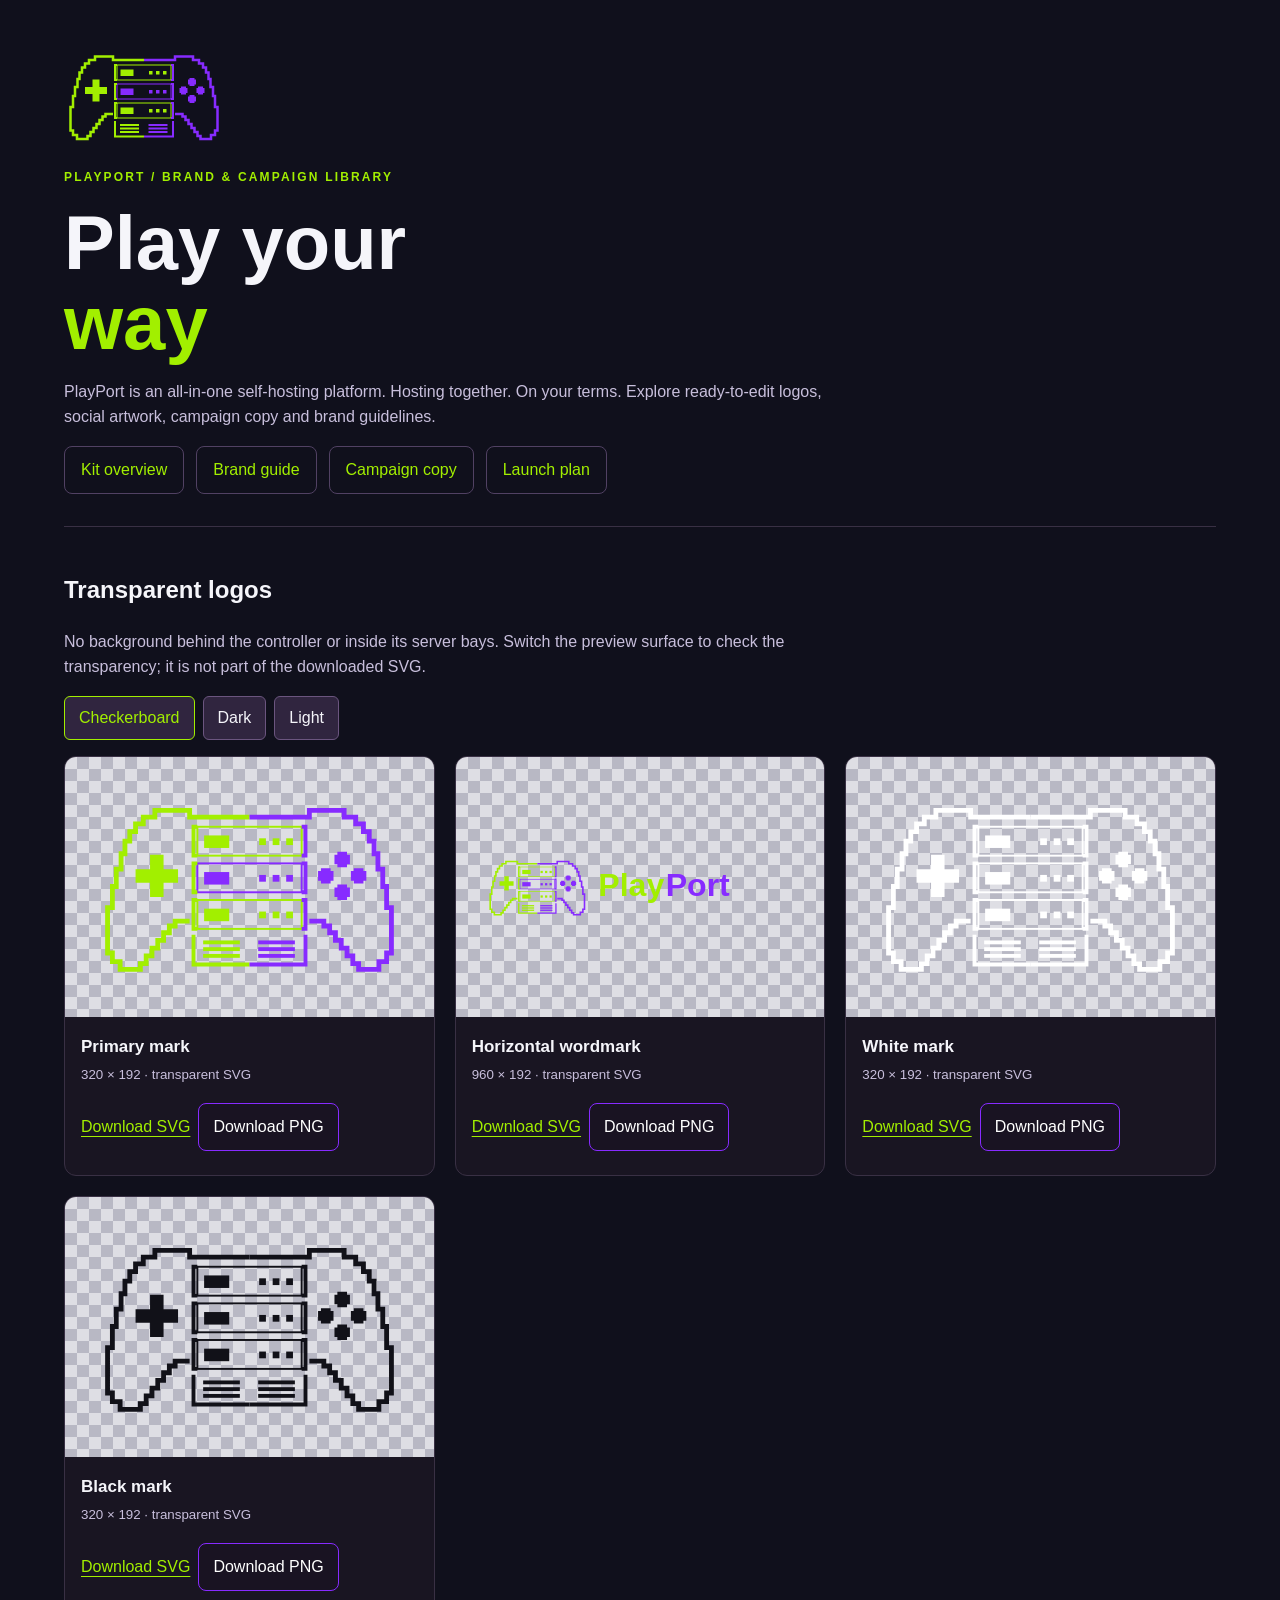
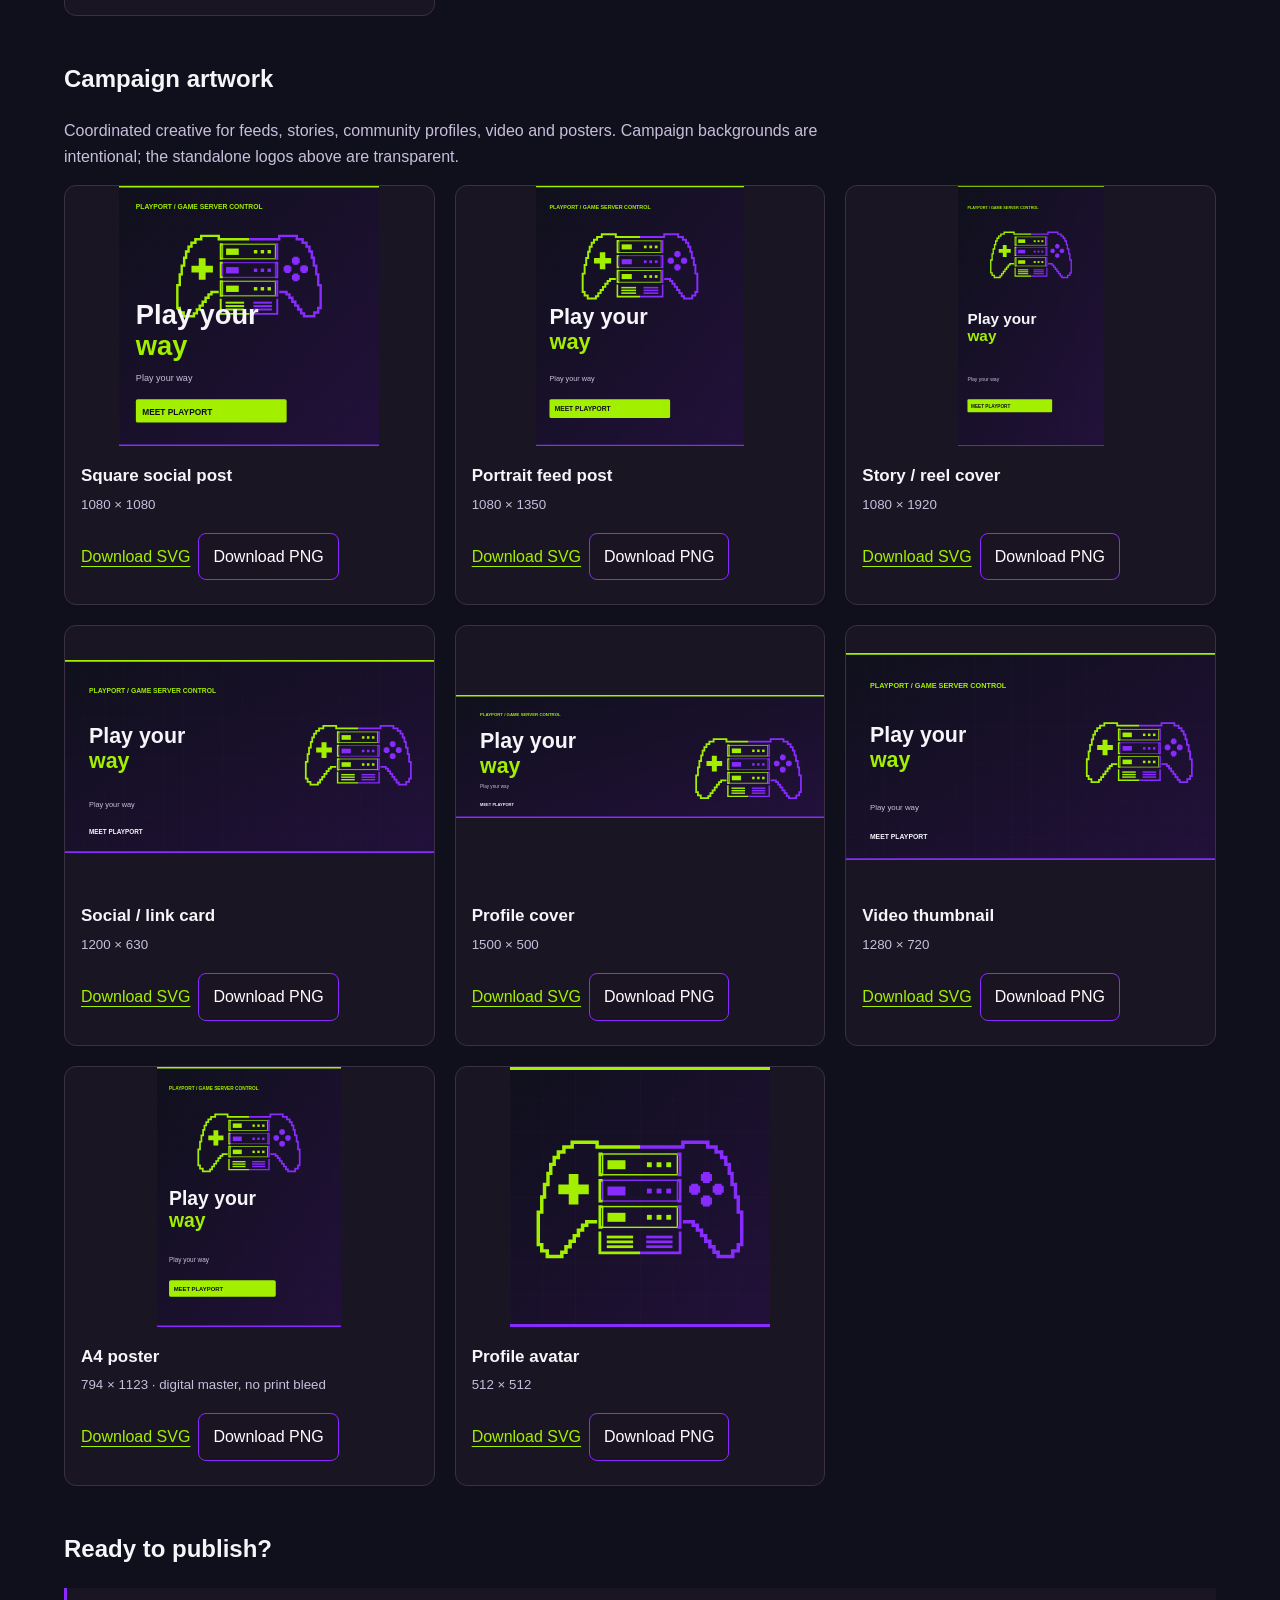
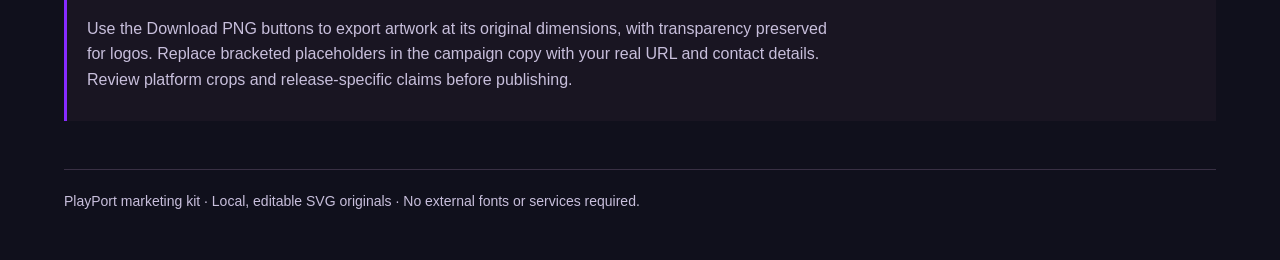
<file: marketing/index.html>
<!doctype html>
<html lang="en">
<head>
<meta charset="utf-8">
<meta name="viewport" content="width=device-width, initial-scale=1">
<title>PlayPort: All-in-one self-hosting platform | Marketing kit</title>
<link rel="icon" type="image/svg+xml" href="favicon.svg?v=transparent-10">
<style>
*{box-sizing:border-box}body{margin:0;background:#10101c;color:#f5f5fa;font:16px/1.6 Arial,Helvetica,sans-serif}main{max-width:1200px;margin:auto;padding:48px 24px}header{border-bottom:1px solid #393044;padding-bottom:32px;margin-bottom:36px}.eyebrow{color:#a2ef00;font-size:12px;letter-spacing:.18em;font-weight:bold}h1{font-size:clamp(36px,7vw,76px);line-height:1.05;margin:16px 0}h1 span{color:#a2ef00}h2{margin-top:44px}p{color:#c8bfdc;max-width:760px}nav{display:flex;gap:12px;flex-wrap:wrap}a{color:#a2ef00;text-underline-offset:4px}nav a{padding:10px 16px;border:1px solid #514163;border-radius:8px;text-decoration:none}a:focus-visible,button:focus-visible{outline:3px solid #a2ef00;outline-offset:4px}.grid{display:grid;grid-template-columns:repeat(auto-fit,minmax(min(100%,300px),1fr));gap:20px}article{border:1px solid #393044;border-radius:12px;overflow:hidden;background:#191522}article img{display:block;width:100%;height:260px;object-fit:contain}.logos img{padding:30px}.checker{background-color:#dedee4;background-image:linear-gradient(45deg,#b8b8c4 25%,transparent 25%),linear-gradient(-45deg,#b8b8c4 25%,transparent 25%),linear-gradient(45deg,transparent 75%,#b8b8c4 75%),linear-gradient(-45deg,transparent 75%,#b8b8c4 75%);background-size:24px 24px;background-position:0 0,0 12px,12px -12px,-12px 0}.dark{background:#302b3c}.light{background:#f5f5fa}.caption{padding:16px}.caption h3{margin:0;font-size:17px}.caption small{display:block;color:#c8bfdc;margin:4px 0 10px}.controls{display:flex;gap:8px;flex-wrap:wrap;margin:16px 0}button{font:inherit;color:inherit;background:#30253f;border:1px solid #6b557f;border-radius:6px;padding:8px 14px;cursor:pointer}button[aria-pressed=true]{border-color:#a2ef00;color:#a2ef00}.note{border-left:3px solid #872bff;padding:12px 20px;background:#191522}footer{margin-top:48px;border-top:1px solid #393044;padding-top:20px;color:#c8bfdc;font-size:14px}
</style>
</head>
<body>
<main>
<header><img src="logo-transparent.svg" width="160" height="96" alt="PlayPort" style="display:block;margin-bottom:24px;background:transparent"><div class="eyebrow">PLAYPORT / BRAND &amp; CAMPAIGN LIBRARY</div><h1>Play your<br><span>way</span></h1><p>PlayPort is an all-in-one self-hosting platform. Hosting together. On your terms. Explore ready-to-edit logos, social artwork, campaign copy and brand guidelines.</p><nav aria-label="Marketing documents"><a href="README.md">Kit overview</a><a href="brand-guide.md">Brand guide</a><a href="copy.md">Campaign copy</a><a href="launch-plan.md">Launch plan</a></nav></header>
<p id="export-status" role="status" aria-live="polite"></p>
<h2>Transparent logos</h2><p>No background behind the controller or inside its server bays. Switch the preview surface to check the transparency; it is not part of the downloaded SVG.</p>
<div class="controls" role="group" aria-label="Logo preview background"><button type="button" data-surface="checker" aria-pressed="true">Checkerboard</button><button type="button" data-surface="dark" aria-pressed="false">Dark</button><button type="button" data-surface="light" aria-pressed="false">Light</button></div>
<section class="grid logos" aria-label="Logo downloads">
<article><img class="checker" src="logo-transparent.svg" alt="Lime and violet controller with server rack, transparent"><div class="caption"><h3>Primary mark</h3><small>320 × 192 · transparent SVG</small><a href="logo-transparent.svg" download>Download SVG</a></div></article>
<article><img class="checker" src="wordmark-transparent.svg" alt="PlayPort horizontal logo and wordmark"><div class="caption"><h3>Horizontal wordmark</h3><small>960 × 192 · transparent SVG</small><a href="wordmark-transparent.svg" download>Download SVG</a></div></article>
<article><img class="checker" src="logo-white.svg" alt="White PlayPort mark"><div class="caption"><h3>White mark</h3><small>320 × 192 · transparent SVG</small><a href="logo-white.svg" download>Download SVG</a></div></article>
<article><img class="checker" src="logo-black.svg" alt="Black PlayPort mark"><div class="caption"><h3>Black mark</h3><small>320 × 192 · transparent SVG</small><a href="logo-black.svg" download>Download SVG</a></div></article>
</section>
<h2>Campaign artwork</h2><p>Coordinated creative for feeds, stories, community profiles, video and posters. Campaign backgrounds are intentional; the standalone logos above are transparent.</p>
<section class="grid" aria-label="Campaign downloads">
<article><img src="social-square-1080.svg" alt="Square PlayPort campaign" loading="lazy"><div class="caption"><h3>Square social post</h3><small>1080 × 1080</small><a href="social-square-1080.svg" download>Download SVG</a></div></article>
<article><img src="social-portrait-1080x1350.svg" alt="Portrait PlayPort feed campaign" loading="lazy"><div class="caption"><h3>Portrait feed post</h3><small>1080 × 1350</small><a href="social-portrait-1080x1350.svg" download>Download SVG</a></div></article>
<article><img src="story-1080x1920.svg" alt="PlayPort story artwork" loading="lazy"><div class="caption"><h3>Story / reel cover</h3><small>1080 × 1920</small><a href="story-1080x1920.svg" download>Download SVG</a></div></article>
<article><img src="social-card-1200x630.svg" alt="PlayPort social link preview" loading="lazy"><div class="caption"><h3>Social / link card</h3><small>1200 × 630</small><a href="social-card-1200x630.svg" download>Download SVG</a></div></article>
<article><img src="profile-cover-1500x500.svg" alt="PlayPort wide profile header" loading="lazy"><div class="caption"><h3>Profile cover</h3><small>1500 × 500</small><a href="profile-cover-1500x500.svg" download>Download SVG</a></div></article>
<article><img src="video-thumbnail-1280x720.svg" alt="PlayPort video thumbnail" loading="lazy"><div class="caption"><h3>Video thumbnail</h3><small>1280 × 720</small><a href="video-thumbnail-1280x720.svg" download>Download SVG</a></div></article>
<article><img src="poster-a4.svg" alt="PlayPort A4-proportioned poster" loading="lazy"><div class="caption"><h3>A4 poster</h3><small>794 × 1123 · digital master, no print bleed</small><a href="poster-a4.svg" download>Download SVG</a></div></article>
<article><img src="avatar-512.svg" alt="PlayPort profile avatar" loading="lazy"><div class="caption"><h3>Profile avatar</h3><small>512 × 512</small><a href="avatar-512.svg" download>Download SVG</a></div></article>
</section>
<h2>Ready to publish?</h2><div class="note"><p>Use the Download PNG buttons to export artwork at its original dimensions, with transparency preserved for logos. Replace bracketed placeholders in the campaign copy with your real URL and contact details. Review platform crops and release-specific claims before publishing.</p></div>
<footer>PlayPort marketing kit · Local, editable SVG originals · No external fonts or services required.</footer>
</main>
<script>
document.querySelectorAll('[data-surface]').forEach(function(button){button.addEventListener('click',function(){document.querySelectorAll('.logos img').forEach(function(img){img.className=button.dataset.surface});document.querySelectorAll('[data-surface]').forEach(function(item){item.setAttribute('aria-pressed',String(item===button))})})});
</script>
<script src="export.js"></script>
</body>
</html>
</file>
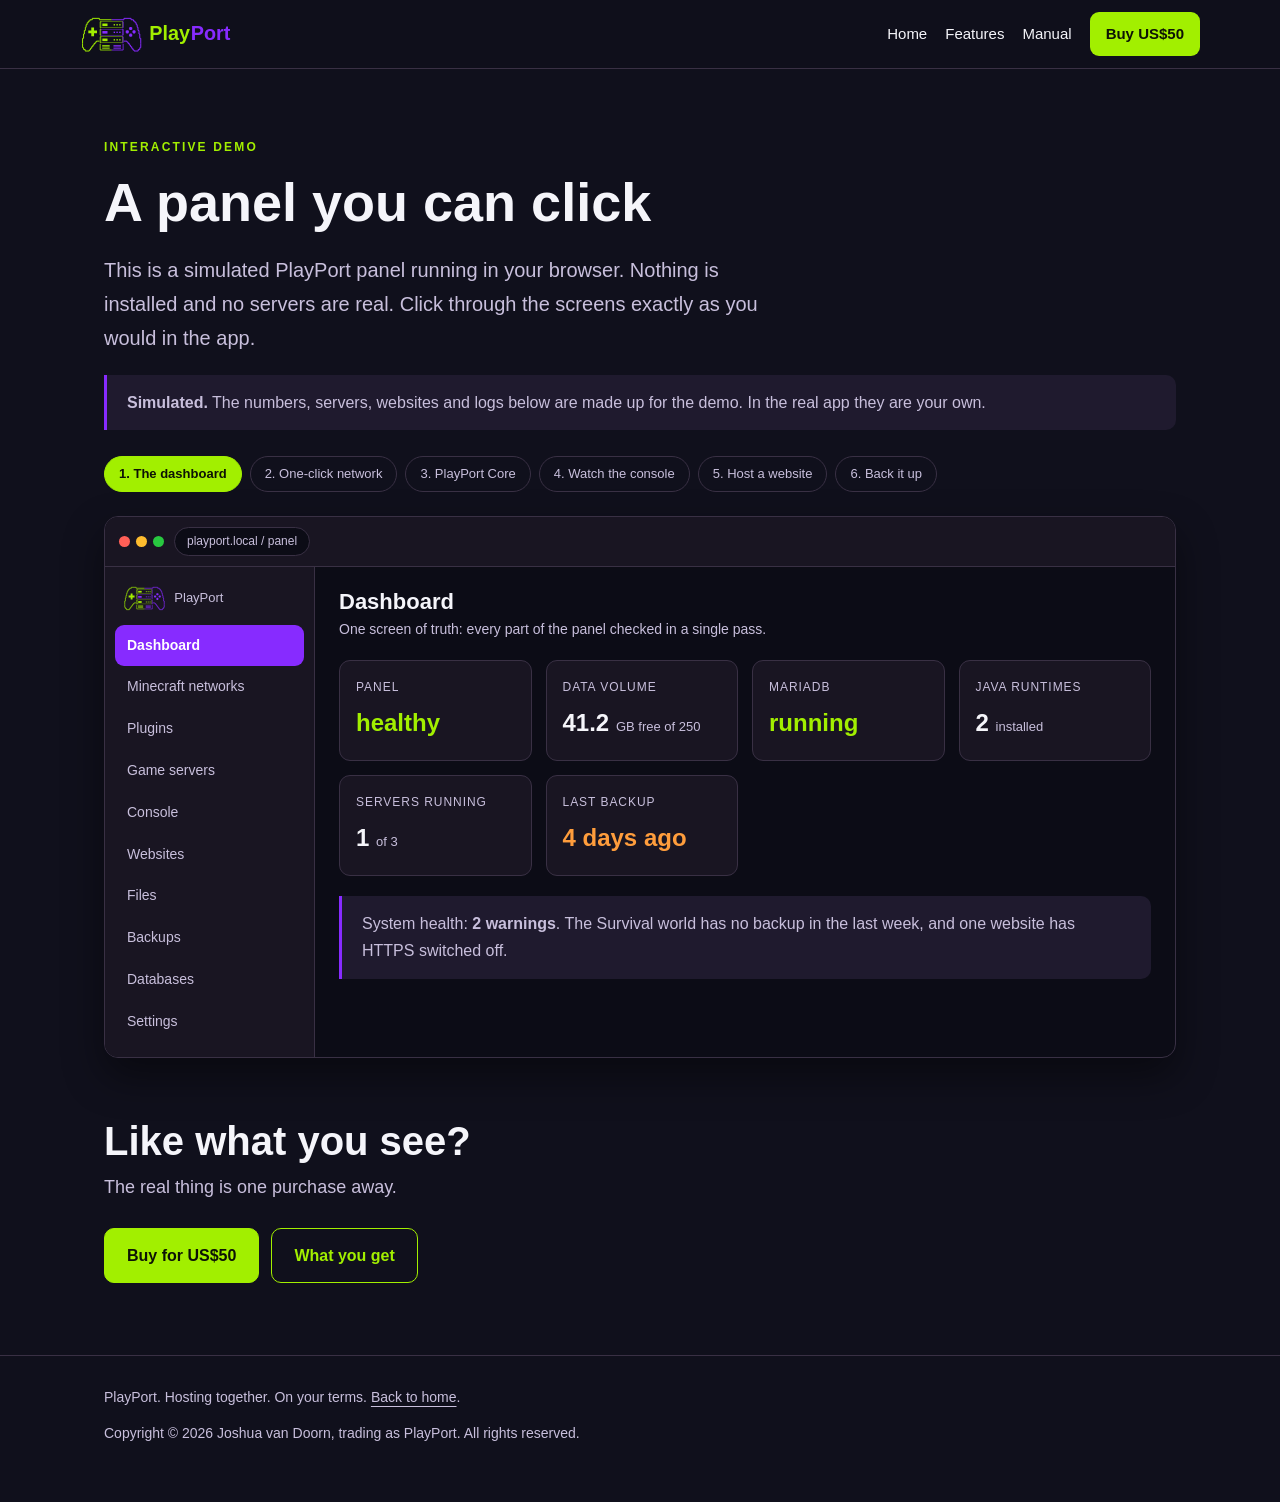
<file: demo.html>
<!doctype html>
<html lang="en">
<head>
<meta charset="utf-8">
<meta name="viewport" content="width=device-width, initial-scale=1">
<title>PlayPort demo: a simulated panel you can click around</title>
<meta name="description" content="An interactive, simulated PlayPort panel. Build a Minecraft network in one click, install the bundled PlayPort Core plugin, watch a live console, host a website and back it all up, without installing anything.">
<link rel="icon" type="image/svg+xml" href="assets/favicon.svg">
<link rel="stylesheet" href="assets/site.css">
</head>
<body>

<header class="site">
  <div class="wrap nav">
    <a class="brand" href="index.html"><img src="assets/wordmark-transparent.svg" alt="PlayPort"></a>
    <nav class="links">
      <a class="link" href="index.html">Home</a>
      <a class="link" href="index.html#features">Features</a>
      <a class="link" href="docs/">Manual</a>
      <a class="dl-btn" href="https://www.paypal.com/cgi-bin/webscr?cmd=_xclick&amp;business=dregenskill%40gmail.com&amp;item_name=PlayPort%20lifetime%20licence&amp;amount=50.00&amp;currency_code=USD&amp;no_shipping=1&amp;no_note=1">Buy US$50</a>
    </nav>
  </div>
</header>

<main class="wrap">
  <section class="hero" style="padding-bottom:8px">
    <div class="eyebrow">Interactive demo</div>
    <h1 style="font-size:clamp(32px,5vw,54px)">A panel you can click</h1>
    <p class="lead">This is a simulated PlayPort panel running in your browser. Nothing is installed and no servers are real. Click through the screens exactly as you would in the app.</p>
    <div class="note">
      <p style="margin:0"><strong>Simulated.</strong> The numbers, servers, websites and logs below are made up for the demo. In the real app they are your own.</p>
    </div>
  </section>

  <div class="demo-steps" id="steps">
    <button data-view="dashboard" class="active">1. The dashboard</button>
    <button data-view="networks">2. One-click network</button>
    <button data-view="plugins">3. PlayPort Core</button>
    <button data-view="console">4. Watch the console</button>
    <button data-view="websites">5. Host a website</button>
    <button data-view="backups">6. Back it up</button>
  </div>

  <div class="demo-shell">
    <div class="demo-bar">
      <span class="dots"><i></i><i></i><i></i></span>
      <span class="url">playport.local / panel</span>
    </div>
    <div class="demo-body">
      <aside class="demo-side" id="nav">
        <div class="demo-logo"><img src="assets/logo-transparent.svg" alt=""><span>PlayPort</span></div>
        <button data-view="dashboard" class="active">Dashboard</button>
        <button data-view="networks">Minecraft networks</button>
        <button data-view="plugins">Plugins</button>
        <button data-view="servers">Game servers</button>
        <button data-view="console">Console</button>
        <button data-view="websites">Websites</button>
        <button data-view="files">Files</button>
        <button data-view="backups">Backups</button>
        <button data-view="databases">Databases</button>
        <button data-view="settings">Settings</button>
      </aside>

      <div class="demo-main">

        <div class="demo-view active" id="view-dashboard">
          <h3>Dashboard</h3>
          <p class="sub">One screen of truth: every part of the panel checked in a single pass.</p>
          <div class="tiles">
            <div class="tile"><div class="k">Panel</div><div class="v" style="color:var(--lime)">healthy</div></div>
            <div class="tile"><div class="k">Data volume</div><div class="v">41.2 <small>GB free of 250</small></div></div>
            <div class="tile"><div class="k">MariaDB</div><div class="v" style="color:var(--lime)">running</div></div>
            <div class="tile"><div class="k">Java runtimes</div><div class="v">2 <small>installed</small></div></div>
            <div class="tile"><div class="k">Servers running</div><div class="v">1 <small>of 3</small></div></div>
            <div class="tile"><div class="k">Last backup</div><div class="v" style="color:#ff9d3c">4 days ago</div></div>
          </div>
          <div class="note" style="margin-top:20px">
            <p style="margin:0">System health: <strong>2 warnings</strong>. The Survival world has no backup in the last week, and one website has HTTPS switched off.</p>
          </div>
        </div>

        <div class="demo-view" id="view-networks">
          <h3>Minecraft networks</h3>
          <p class="sub">A Velocity proxy, a hub, your game servers and an optional limbo lobby, built and wired together in one click.</p>
          <div class="demo-controls">
            <button class="go" id="create-network">Create Minecraft network</button>
          </div>
          <div class="console" id="net-console" style="display:none;height:170px"></div>

          <div id="network-result" style="display:none;margin-top:18px">
            <div class="tiles">
              <div class="tile"><div class="k">Proxy</div><div class="v" style="font-size:17px">Velocity <small>port 25565</small></div></div>
              <div class="tile"><div class="k">Hub</div><div class="v" style="font-size:17px">Paper <small>25590</small></div></div>
              <div class="tile"><div class="k">Game servers</div><div class="v">2 <small>25591, 25592</small></div></div>
              <div class="tile"><div class="k">Limbo</div><div class="v" style="font-size:17px">NanoLimbo <small>25593</small></div></div>
            </div>
            <table class="demo" style="margin-top:16px">
              <thead><tr><th>Server</th><th>Type</th><th>PlayPort Core</th><th>Port</th></tr></thead>
              <tbody>
                <tr><td>hub</td><td>Paper</td><td><span class="pill on">hub</span></td><td>25590</td></tr>
                <tr><td>Survival</td><td>Paper</td><td><span class="pill on">survival</span></td><td>25591</td></tr>
                <tr><td>Creative</td><td>Paper</td><td><span class="pill on">creative</span></td><td>25592</td></tr>
                <tr><td>limbo</td><td>NanoLimbo</td><td><span class="pill off">no plugins</span></td><td>25593</td></tr>
              </tbody>
            </table>
            <div class="note">
              <p style="margin:0">The hub and every Paper game server came up already running <strong>PlayPort Core</strong>, on the template its name implies. Player forwarding, the shared secret and every proxy config were written for you. Press <strong>Start network</strong> and it brings the backends up first, then the proxy.</p>
            </div>
          </div>
        </div>

        <div class="demo-view" id="view-plugins">
          <h3>Plugins: Survival</h3>
          <p class="sub">Browse the Modrinth catalog, or use the core plugin that ships inside PlayPort.</p>
          <div class="tile" style="margin-bottom:16px">
            <div style="display:flex;justify-content:space-between;align-items:center;gap:14px;flex-wrap:wrap">
              <div>
                <div class="v" style="font-size:18px">PlayPort Core <span class="pill on">included</span></div>
                <div class="k" style="margin-top:4px">A first-party plugin, bundled in the app. Over 90 modules, nothing to buy.</div>
              </div>
              <div style="display:flex;gap:8px;align-items:center;flex-wrap:wrap">
                <select class="field" id="core-profile">
                  <option value="survival">Profile: Survival</option>
                  <option value="hub">Profile: Hub / lobby</option>
                  <option value="creative">Profile: Creative</option>
                  <option value="skyblock">Profile: Skyblock</option>
                  <option value="factions">Profile: Factions</option>
                  <option value="prison">Profile: Prison</option>
                  <option value="lifesteal">Profile: Lifesteal</option>
                </select>
                <button class="go" id="core-install">Install</button>
              </div>
            </div>
          </div>
          <table class="demo">
            <thead><tr><th>Profile</th><th>What it turns the server into</th></tr></thead>
            <tbody>
              <tr><td>Hub</td><td>A lobby: no survival world, protection and cosmetics for a network entry point.</td></tr>
              <tr><td>Survival</td><td>Economy, homes, claims, mail and teams for an ordinary survival world.</td></tr>
              <tr><td>Creative</td><td>Free building: plot protection and the builder tools, no economy.</td></tr>
              <tr><td>Skyblock</td><td>Island-based play with the modules a skyblock server needs.</td></tr>
              <tr><td>Factions</td><td>Claims, power, faction chat, a faction TNT bank and raids.</td></tr>
              <tr><td>Prison</td><td>Mines, ranks, a shop and the grind a prison server is built on.</td></tr>
              <tr><td>Lifesteal</td><td>PvP hearts you can take, drop and trade back.</td></tr>
            </tbody>
          </table>
          <div class="note" id="core-note" style="display:none">
            <p style="margin:0">Installed <strong>playport-core-1.0.0.jar</strong> into <strong>Survival</strong>'s plugins folder with the <strong>Survival</strong> profile, straight from inside the app. No download, no account. Restart the server when you are ready.</p>
          </div>
        </div>

        <div class="demo-view" id="view-servers">
          <h3>Game servers</h3>
          <p class="sub">Minecraft and Steam servers, installed and managed by the panel.</p>
          <div class="demo-controls">
            <button class="go" id="add-server">+ New server</button>
          </div>
          <table class="demo">
            <thead><tr><th>Name</th><th>Type</th><th>Port</th><th>Status</th><th></th></tr></thead>
            <tbody id="server-rows">
              <tr><td>Survival</td><td>Paper 1.21.4</td><td>25565</td><td><span class="pill on">running</span></td><td><button class="go" data-act="console">Console</button></td></tr>
              <tr><td>Creative</td><td>Paper 1.21.4</td><td>25566</td><td><span class="pill off">stopped</span></td><td><button data-act="console">Console</button></td></tr>
              <tr><td>Valheim</td><td>Steam game</td><td>2456</td><td><span class="pill off">stopped</span></td><td><button data-act="console">Console</button></td></tr>
            </tbody>
          </table>
          <p class="sub" style="margin-top:16px">Click <em>Console</em> on any server to open its live console, or add a new one to watch the install run.</p>
        </div>

        <div class="demo-view" id="view-console">
          <h3 id="console-title">Console: Survival</h3>
          <p class="sub">Live output over a WebSocket, exactly like the real panel.</p>
          <div class="demo-controls">
            <button class="go" id="btn-start">Start server</button>
            <button id="btn-say">Type "say hello"</button>
            <button id="btn-list">Type "list"</button>
            <button id="btn-save">Type "save-all"</button>
            <button id="btn-stop">Stop server</button>
          </div>
          <div class="console" id="console"></div>
        </div>

        <div class="demo-view" id="view-websites">
          <h3>Websites</h3>
          <p class="sub">Static, PHP and reverse-proxy sites. Each one on its own port.</p>
          <table class="demo">
            <thead><tr><th>Domain</th><th>Type</th><th>Port</th><th>HTTPS</th><th></th></tr></thead>
            <tbody>
              <tr><td>blog.example.com</td><td>Static</td><td>8081</td><td><span class="pill on">on</span></td><td><button data-cert="0">Manage</button></td></tr>
              <tr><td>shop.example.com</td><td>PHP / FastCGI</td><td>8082</td><td><span class="pill off" id="cert-pill">off</span></td><td><button class="go" id="get-cert">Get certificate</button></td></tr>
            </tbody>
          </table>
          <div class="note" id="cert-note" style="margin-top:18px;display:none">
            <p style="margin:0">Certificate issued for <strong>shop.example.com</strong>. HTTPS is now on and the panel will renew it automatically.</p>
          </div>
        </div>

        <div class="demo-view" id="view-files">
          <h3>Files: shop.example.com</h3>
          <p class="sub">Upload, edit, rename and download. The same manager serves game servers.</p>
          <table class="demo">
            <thead><tr><th>Name</th><th>Size</th><th>Modified</th></tr></thead>
            <tbody>
              <tr><td>index.php</td><td>2.4 KB</td><td>today 09:12</td></tr>
              <tr><td>assets/</td><td>3 items</td><td>today 09:12</td></tr>
              <tr><td>wp-config.php</td><td>3.1 KB</td><td>yesterday 22:04</td></tr>
              <tr><td>backup-2026-10-01.zip</td><td>18.7 MB</td><td>Oct 1</td></tr>
            </tbody>
          </table>
          <div class="demo-controls"><button>Upload</button><button>New folder</button><button>Import ZIP</button></div>
        </div>

        <div class="demo-view" id="view-backups">
          <h3>Backups: Survival</h3>
          <p class="sub">Choose the contents, and send a copy somewhere else.</p>
          <table class="demo">
            <thead><tr><th>Category</th><th>Size</th><th>Files</th><th></th></tr></thead>
            <tbody>
              <tr><td>Player data</td><td>99.6 KB</td><td>2</td><td><span class="pill on">included</span></td></tr>
              <tr><td>Server settings</td><td>59.8 KB</td><td>2</td><td><span class="pill on">included</span></td></tr>
              <tr><td>World</td><td>4.1 MB</td><td>3</td><td><span class="pill on">included</span></td></tr>
              <tr><td>Plugins and mods</td><td>1.5 MB</td><td>2</td><td><span class="pill off">skipped</span></td></tr>
              <tr><td>Logs and crash reports</td><td>212 KB</td><td>6</td><td><span class="pill off">skipped</span></td></tr>
            </tbody>
          </table>
          <div class="demo-controls"><button class="go">Back up now</button><button>Choose a destination</button><button>Restore</button></div>
          <p class="sub" style="margin-top:12px">Destination: <strong>\\nas\backups</strong> (last success: 4 days ago).</p>
        </div>

        <div class="demo-view" id="view-databases">
          <h3>Databases</h3>
          <p class="sub">A managed MariaDB server with an isolated database per site or game server.</p>
          <table class="demo">
            <thead><tr><th>Database</th><th>Owner</th><th>User</th></tr></thead>
            <tbody>
              <tr><td>shop</td><td>shop.example.com</td><td>shop_user</td></tr>
              <tr><td>survival_plugins</td><td>Survival</td><td>survival_user</td></tr>
            </tbody>
          </table>
          <div class="note" style="margin-top:18px"><p style="margin:0">MariaDB runs sandboxed with a memory cap and stops with the panel. Databases are local only and never exposed to the internet.</p></div>
        </div>

        <div class="demo-view" id="view-settings">
          <h3>Settings</h3>
          <p class="sub">Storage, alerts, tunnels, users and server readiness.</p>
          <div class="tiles">
            <div class="tile"><div class="k">Data root</div><div class="v" style="font-size:16px">playport-data/</div></div>
            <div class="tile"><div class="k">Managed folders</div><div class="v">18.4 GB</div></div>
            <div class="tile"><div class="k">Cloudflare tunnels</div><div class="v" style="color:var(--lime)">ready</div></div>
            <div class="tile"><div class="k">Users</div><div class="v">3 <small>1 admin, 2 users</small></div></div>
          </div>
          <div class="note" style="margin-top:20px"><p style="margin:0">Two ways to go public: forward ports on your router, or start a tunnel for a temporary public URL with no open ports.</p></div>
        </div>

      </div>
    </div>
  </div>

  <section>
    <h2>Like what you see?</h2>
    <p class="section-lead">The real thing is one purchase away.</p>
    <div class="cta">
      <a class="btn primary" href="https://www.paypal.com/cgi-bin/webscr?cmd=_xclick&amp;business=dregenskill%40gmail.com&amp;item_name=PlayPort%20lifetime%20licence&amp;amount=50.00&amp;currency_code=USD&amp;no_shipping=1&amp;no_note=1">Buy for US$50</a>
      <a class="btn ghost" href="index.html#download">What you get</a>
    </div>
  </section>

</main>

<footer class="site">
  <div class="wrap">
    <p style="margin:0">PlayPort. Hosting together. On your terms. <a href="index.html">Back to home</a>.</p>
    <p style="margin:12px 0 0">Copyright &copy; 2026 Joshua van Doorn, trading as PlayPort. All rights reserved.</p>
  </div>
</footer>

<script>
(function () {
  "use strict";
  var nav = document.getElementById("nav");
  var views = document.querySelectorAll(".demo-view");

  function show(view) {
    for (var i = 0; i < views.length; i++) {
      views[i].classList.toggle("active", views[i].id === "view-" + view);
    }
    var btns = nav.querySelectorAll("button");
    for (var j = 0; j < btns.length; j++) {
      btns[j].classList.toggle("active", btns[j].getAttribute("data-view") === view);
    }
  }

  nav.addEventListener("click", function (e) {
    var b = e.target.closest("button[data-view]");
    if (b) show(b.getAttribute("data-view"));
  });

  /* Guided steps: each chip names the view it jumps to. */
  var steps = document.querySelectorAll("#steps button");
  steps.forEach(function (b) {
    b.addEventListener("click", function () {
      steps.forEach(function (x) { x.classList.remove("active"); });
      b.classList.add("active");
      var view = b.getAttribute("data-view");
      if (view === "console") clearConsole();
      show(view);
    });
  });

  function stamp() {
    var d = new Date();
    return "[" + String(d.getHours()).padStart(2, "0") + ":" + String(d.getMinutes()).padStart(2, "0") + ":" + String(d.getSeconds()).padStart(2, "0") + "]";
  }

  /* ---- One-click Minecraft network ---- */
  var netLog = document.getElementById("net-console");
  var netLines = [
    "Resolving the newest Velocity with a stable build from PaperMC",
    "Downloading velocity-3.x.jar and installing the bridge",
    "Creating hub (Paper) - PlayPort Core: hub",
    "Creating Survival (Paper) - PlayPort Core: survival",
    "Creating Creative (Paper) - PlayPort Core: creative",
    "Downloading NanoLimbo for the limbo lobby",
    "Writing a shared forwarding.secret and velocity.toml",
    "Wiring modern player-info forwarding across the backends",
    "Network ready - players connect on 25565"
  ];
  var netRunning = false;
  document.getElementById("create-network").addEventListener("click", function () {
    if (netRunning) return;
    netRunning = true;
    netLog.style.display = "block";
    netLog.innerHTML = "";
    document.getElementById("network-result").style.display = "none";
    netLines.forEach(function (t, i) {
      setTimeout(function () {
        var d = document.createElement("div");
        d.textContent = stamp() + " " + t;
        netLog.appendChild(d);
        netLog.scrollTop = netLog.scrollHeight;
        if (i === netLines.length - 1) {
          document.getElementById("network-result").style.display = "block";
          netRunning = false;
        }
      }, 420 * i);
    });
  });

  /* ---- PlayPort Core install ---- */
  document.getElementById("core-install").addEventListener("click", function () {
    var note = document.getElementById("core-note");
    var sel = document.getElementById("core-profile");
    var label = sel.options[sel.selectedIndex].textContent.replace("Profile: ", "");
    note.innerHTML = "<p style=\"margin:0\">Installed <strong>playport-core-1.0.0.jar</strong> into <strong>Survival</strong>'s plugins folder with the <strong>" +
      label + "</strong> profile, straight from inside the app. No download, no account. Restart the server when you are ready.</p>";
    note.style.display = "block";
  });

  /* ---- Console simulation ---- */
  var cons = document.getElementById("console");
  function line(text, cls) {
    var d = document.createElement("div");
    if (cls) d.className = cls;
    d.textContent = text;
    cons.appendChild(d);
    cons.scrollTop = cons.scrollHeight;
  }
  function clearConsole() { cons.innerHTML = ""; line(stamp() + " Server running. Type a command below.", "t"); }

  var starting = false;
  document.getElementById("btn-start").addEventListener("click", function () {
    if (starting) return;
    starting = true;
    clearConsole();
    var boot = [
      "[INFO] Starting minecraft server version 1.21.4",
      "[INFO] Loading properties",
      "[INFO] Preparing level \"world\"",
      "[INFO] Preparing spawn area: 74%",
      "[INFO] Done (2.431s)! For help, type \"help\""
    ];
    boot.forEach(function (t, i) { setTimeout(function () { line(stamp() + " " + t); }, 350 * i); });
    setTimeout(function () { starting = false; }, 350 * boot.length);
  });

  function cmd(text, replies) {
    line(stamp() + " > " + text, "cmd");
    replies.forEach(function (r, i) { setTimeout(function () { line(stamp() + " " + r); }, 300 * (i + 1)); });
  }
  document.getElementById("btn-say").addEventListener("click", function () {
    cmd("say hello", ["[INFO] [Server] hello", "[INFO] [Notch] hello"]);
  });
  document.getElementById("btn-list").addEventListener("click", function () {
    cmd("list", ["[INFO] There are 2 of a max of 20 players online: Notch, Steve"]);
  });
  document.getElementById("btn-save").addEventListener("click", function () {
    cmd("save-all", ["[INFO] Saving the game", "[INFO] Saved the game"]);
  });
  document.getElementById("btn-stop").addEventListener("click", function () {
    cmd("stop", ["[INFO] Stopping the server", "[INFO] Saving players", "[INFO] Saving worlds", "[INFO] Server stopped"]);
  });

  /* Add a server */
  document.getElementById("add-server").addEventListener("click", function () {
    var tb = document.getElementById("server-rows");
    var tr = document.createElement("tr");
    tr.innerHTML = "<td>Skyblock</td><td>Paper 1.21.4</td><td>25567</td><td><span class=\"pill warn\">installing\u2026</span></td><td><button data-act=\"console\">Console</button></td>";
    tb.appendChild(tr);
    setTimeout(function () {
      tr.children[3].innerHTML = "<span class=\"pill off\">stopped</span>";
    }, 2200);
  });

  /* Open console from a server row */
  document.getElementById("view-servers").addEventListener("click", function (e) {
    var b = e.target.closest("button[data-act='console']");
    if (!b) return;
    var name = b.closest("tr").children[0].textContent;
    document.getElementById("console-title").textContent = "Console: " + name;
    clearConsole();
    show("console");
  });

  /* Certificate */
  document.getElementById("get-cert").addEventListener("click", function () {
    var pill = document.getElementById("cert-pill");
    pill.className = "pill warn";
    pill.textContent = "issuing\u2026";
    setTimeout(function () {
      pill.className = "pill on";
      pill.textContent = "on";
      document.getElementById("cert-note").style.display = "block";
    }, 1600);
  });
})();
</script>
</body>
</html>
</file>
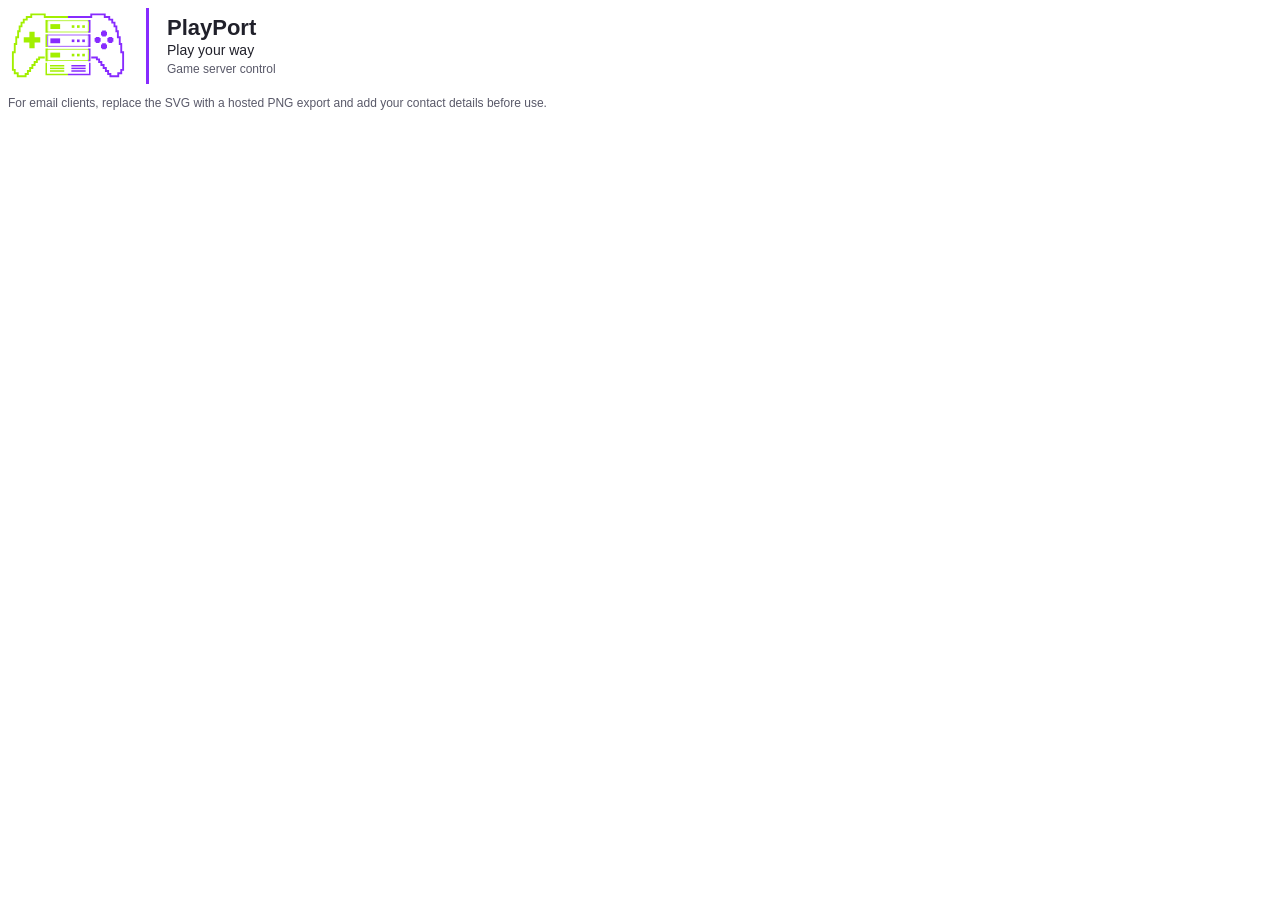
<file: marketing/email-signature.html>
<!doctype html><html lang="en"><meta charset="utf-8"><title>PlayPort email signature</title><body><table role="presentation" cellpadding="0" cellspacing="0" style="font-family:Arial,Helvetica,sans-serif;color:#20202a"><tr><td style="padding-right:18px"><img src="logo-transparent.svg" width="120" height="72" alt="PlayPort"></td><td style="border-left:3px solid #872bff;padding-left:18px"><strong style="font-size:22px">PlayPort</strong><br><span style="font-size:14px">Play your way</span><br><span style="font-size:12px;color:#595969">Game server control</span></td></tr></table><p style="font:12px Arial;color:#595969">For email clients, replace the SVG with a hosted PNG export and add your contact details before use.</p></body></html>
</file>
<file: assets/site.css>
/* PlayPort public site styles.
   One stylesheet for the landing page, the interactive demo and the manual.
   No external fonts: Arial/Helvetica only. */
*,
*::before,
*::after { box-sizing: border-box; }

:root {
  --bg: #10101c;
  --panel: #191522;
  --panel-2: #1f1a2e;
  --line: #393044;
  --ink: #f5f5fa;
  --muted: #c8bfdc;
  --lime: #a2ef00;
  --violet: #872bff;
  --radius: 14px;
  --wrap: 1120px;
  --shadow: 0 18px 40px rgba(0, 0, 0, .45);
}

html { scroll-behavior: smooth; }

body {
  margin: 0;
  background: var(--bg);
  color: var(--ink);
  font: 16px/1.7 Arial, Helvetica, sans-serif;
  -webkit-font-smoothing: antialiased;
}

img { max-width: 100%; }
a { color: var(--lime); text-underline-offset: 4px; }
h1, h2, h3, h4 { line-height: 1.15; }

.wrap { max-width: var(--wrap); margin: 0 auto; padding: 0 24px; }
.narrow { max-width: 820px; }

/* ---------- Header / nav ---------- */
header.site {
  position: sticky; top: 0; z-index: 30;
  background: rgba(16, 16, 28, .9);
  backdrop-filter: blur(10px);
  border-bottom: 1px solid var(--line);
}
.nav { display: flex; align-items: center; gap: 18px; padding: 12px 0; }
.nav .brand { display: flex; align-items: center; }
.nav .brand img { height: 38px; display: block; }
.nav .links { display: flex; align-items: center; gap: 18px; margin-left: auto; flex-wrap: wrap; }
.nav a.link { color: var(--ink); text-decoration: none; font-size: 15px; }
.nav a.link:hover { color: var(--lime); }
.nav .dl-btn {
  background: var(--lime); color: #0d1305; font-weight: bold;
  padding: 9px 16px; border-radius: 9px; text-decoration: none; font-size: 15px;
}

/* ---------- Buttons ---------- */
.btn {
  display: inline-block; padding: 13px 22px; border-radius: 10px;
  text-decoration: none; font-weight: bold; border: 1px solid var(--lime);
  font-size: 16px; transition: transform .12s ease, background .12s ease;
}
.btn:hover { transform: translateY(-1px); }
.btn.primary { background: var(--lime); color: #0d1305; }
.btn.ghost { background: transparent; color: var(--lime); }
.btn.violet { background: var(--violet); border-color: var(--violet); color: #fff; }
.btn.small { padding: 9px 16px; font-size: 14px; }

/* ---------- Hero ---------- */
.hero { padding: 68px 0 24px; }
.hero .eyebrow {
  color: var(--lime); font-size: 12px; letter-spacing: .18em;
  font-weight: bold; text-transform: uppercase;
}
.hero h1 { font-size: clamp(40px, 7vw, 78px); margin: 14px 0 12px; }
.hero h1 span { color: var(--lime); }
.hero p.lead { color: var(--muted); max-width: 680px; font-size: 20px; }
.cta { display: flex; gap: 12px; flex-wrap: wrap; margin-top: 26px; }

/* ---------- Screens / figures ---------- */
.shot {
  margin: 40px 0; border: 1px solid var(--line); border-radius: var(--radius);
  overflow: hidden; background: var(--panel); box-shadow: var(--shadow);
}
.shot img { display: block; width: 100%; }
.shot figcaption { padding: 12px 18px; color: var(--muted); font-size: 14px; }

/* ---------- Sections ---------- */
section { scroll-margin-top: 80px; }
h2 { font-size: clamp(26px, 4vw, 40px); margin: 60px 0 8px; }
h2 + p.section-lead { color: var(--muted); max-width: 760px; margin-top: 4px; font-size: 18px; }

.grid { display: grid; grid-template-columns: repeat(auto-fit, minmax(min(100%, 280px), 1fr)); gap: 18px; margin-top: 26px; }
.card { border: 1px solid var(--line); border-radius: 12px; background: var(--panel); padding: 22px; }
.card h3 { margin: 0 0 8px; font-size: 17px; }
.card p { margin: 0; color: var(--muted); font-size: 15px; }
.card .tag { display: inline-block; font-size: 12px; color: var(--violet); border: 1px solid var(--violet); border-radius: 999px; padding: 2px 10px; margin-bottom: 10px; }

/* ---------- Gallery ---------- */
.gallery { display: grid; grid-template-columns: repeat(auto-fit, minmax(min(100%, 420px), 1fr)); gap: 20px; margin-top: 26px; }
.gallery figure { margin: 0; border: 1px solid var(--line); border-radius: 12px; overflow: hidden; background: var(--panel); }
.gallery img { display: block; width: 100%; }
.gallery figcaption { padding: 12px 16px; color: var(--muted); font-size: 14px; }

/* ---------- Download box ---------- */
.dl-box { background: var(--panel); border: 1px solid var(--line); border-radius: var(--radius); padding: 28px; margin-top: 26px; }
.ok { color: var(--lime); font-weight: bold; }
.note {
  border-left: 3px solid var(--violet); background: var(--panel-2);
  border-radius: 0 10px 10px 0; padding: 14px 20px; color: var(--muted); margin-top: 18px;
}
.note.warn { border-left-color: #ff9d3c; }
.hash { font-family: ui-monospace, Consolas, monospace; font-size: 13px; word-break: break-all; color: var(--muted); }

/* ---------- FAQ ---------- */
details.faq { border: 1px solid var(--line); border-radius: 12px; background: var(--panel); padding: 4px 20px; margin-top: 12px; }
details.faq summary { cursor: pointer; font-weight: bold; padding: 14px 0; list-style: none; }
details.faq summary::-webkit-details-marker { display: none; }
details.faq summary::after { content: "+"; float: right; color: var(--lime); }
details.faq[open] summary::after { content: "\2013"; }
details.faq p { margin: 0 0 16px; color: var(--muted); }

/* ---------- Footer ---------- */
footer.site { margin-top: 72px; border-top: 1px solid var(--line); padding: 30px 0 56px; color: var(--muted); font-size: 14px; }
footer.site a { color: var(--muted); }
footer.site .cols { display: flex; flex-wrap: wrap; gap: 40px; justify-content: space-between; }
footer.site .cols > div { min-width: 200px; }
footer.site h4 { color: var(--ink); font-size: 14px; margin: 0 0 8px; }
footer.site ul { list-style: none; margin: 0; padding: 0; }
footer.site li { margin: 4px 0; }

/* =======================================================
   Interactive demo (demo.html)
   ======================================================= */
.demo-shell {
  border: 1px solid var(--line); border-radius: var(--radius);
  background: #0c0c16; overflow: hidden; box-shadow: var(--shadow); margin-top: 24px;
}
.demo-bar { display: flex; align-items: center; gap: 10px; padding: 10px 14px; background: var(--panel); border-bottom: 1px solid var(--line); }
.demo-bar .dots { display: flex; gap: 6px; }
.demo-bar .dots i { width: 11px; height: 11px; border-radius: 50%; display: block; }
.demo-bar .dots i:nth-child(1) { background: #ff5f57; }
.demo-bar .dots i:nth-child(2) { background: #febc2e; }
.demo-bar .dots i:nth-child(3) { background: #28c840; }
.demo-bar .url { font-size: 12px; color: var(--muted); background: #0c0c16; border: 1px solid var(--line); border-radius: 999px; padding: 3px 12px; }
.demo-body { display: grid; grid-template-columns: 210px 1fr; min-height: 460px; }
.demo-side { background: var(--panel); border-right: 1px solid var(--line); padding: 14px 10px; }
.demo-side .demo-logo { display: flex; align-items: center; gap: 8px; padding: 4px 8px 14px; color: var(--muted); font-size: 13px; }
.demo-side .demo-logo img { height: 26px; }
.demo-side button {
  display: block; width: 100%; text-align: left; background: transparent; border: 0;
  color: var(--muted); font: inherit; font-size: 14px; padding: 9px 12px; border-radius: 9px; cursor: pointer;
}
.demo-side button:hover { background: var(--panel-2); color: var(--ink); }
.demo-side button.active { background: var(--violet); color: #fff; font-weight: bold; }
.demo-main { padding: 22px 24px; min-width: 0; }
.demo-main h3 { margin: 0 0 4px; font-size: 22px; }
.demo-main .sub { color: var(--muted); font-size: 14px; margin: 0 0 18px; }
.demo-view { display: none; }
.demo-view.active { display: block; }

.tiles { display: grid; grid-template-columns: repeat(auto-fit, minmax(min(100%, 190px), 1fr)); gap: 14px; }
.tile { border: 1px solid var(--line); border-radius: 11px; background: var(--panel); padding: 16px; }
.tile .k { color: var(--muted); font-size: 12px; text-transform: uppercase; letter-spacing: .08em; }
.tile .v { font-size: 24px; font-weight: bold; margin-top: 6px; }
.tile .v small { font-size: 13px; color: var(--muted); font-weight: normal; }

table.demo { width: 100%; border-collapse: collapse; font-size: 14px; }
table.demo th, table.demo td { text-align: left; padding: 10px 12px; border-bottom: 1px solid var(--line); }
table.demo th { color: var(--muted); font-weight: normal; font-size: 12px; text-transform: uppercase; letter-spacing: .06em; }
.pill { display: inline-block; font-size: 12px; border-radius: 999px; padding: 2px 10px; }
.pill.on { background: rgba(162, 239, 0, .16); color: var(--lime); border: 1px solid var(--lime); }
.pill.off { background: rgba(200, 191, 220, .12); color: var(--muted); border: 1px solid var(--line); }
.pill.warn { background: rgba(255, 157, 60, .14); color: #ff9d3c; border: 1px solid #ff9d3c; }

.console {
  background: #07070e; border: 1px solid var(--line); border-radius: 11px;
  padding: 14px 16px; font-family: ui-monospace, Consolas, monospace; font-size: 13px;
  color: #cfe8b8; height: 260px; overflow: auto; white-space: pre-wrap;
}
.console .t { color: #6c6a86; }
.console .cmd { color: var(--lime); }

select.field {
  background: var(--panel); color: var(--ink); border: 1px solid var(--line);
  border-radius: 9px; padding: 9px 12px; font: inherit; font-size: 14px;
}
select.field:hover { border-color: var(--lime); }

.demo-controls { display: flex; gap: 10px; flex-wrap: wrap; margin: 14px 0; }
.demo-controls button {
  font: inherit; font-size: 14px; border-radius: 9px; padding: 9px 16px; cursor: pointer;
  border: 1px solid var(--line); background: var(--panel); color: var(--ink);
}
.demo-controls button:hover { border-color: var(--lime); }
.demo-controls button.go { background: var(--lime); border-color: var(--lime); color: #0d1305; font-weight: bold; }

.demo-steps { display: flex; gap: 8px; flex-wrap: wrap; margin-top: 18px; }
.demo-steps button {
  font: inherit; font-size: 13px; cursor: pointer; border-radius: 999px;
  border: 1px solid var(--line); background: transparent; color: var(--muted); padding: 6px 14px;
}
.demo-steps button:hover { color: var(--ink); border-color: var(--lime); }
.demo-steps button.active { background: var(--lime); color: #0d1305; border-color: var(--lime); font-weight: bold; }

@media (max-width: 720px) {
  .demo-body { grid-template-columns: 1fr; }
  .demo-side { border-right: 0; border-bottom: 1px solid var(--line); display: flex; flex-wrap: wrap; gap: 4px; }
  .demo-side .demo-logo { display: none; }
  .demo-side button { width: auto; }
}

/* =======================================================
   Manual (docs)
   ======================================================= */
.docs-layout { display: grid; grid-template-columns: 260px minmax(0, 1fr); gap: 40px; align-items: start; }
.docs-toc {
  position: sticky; top: 78px; align-self: start; max-height: calc(100vh - 100px);
  overflow: auto; border: 1px solid var(--line); border-radius: 12px; background: var(--panel); padding: 16px;
  font-size: 14px;
}
.docs-toc h4 { margin: 0 0 10px; color: var(--muted); font-size: 12px; text-transform: uppercase; letter-spacing: .1em; }
.docs-toc a { display: block; color: var(--muted); text-decoration: none; padding: 4px 0; }
.docs-toc a:hover { color: var(--lime); }
.docs-toc a.sub { padding-left: 14px; font-size: 13px; }
.docs-body { min-width: 0; }
.docs-body h1 { font-size: clamp(30px, 4.5vw, 44px); margin: 6px 0 10px; }
.docs-body h2 { margin: 48px 0 10px; padding-top: 12px; border-top: 1px solid var(--line); font-size: clamp(22px, 3vw, 30px); }
.docs-body h3 { font-size: 19px; margin: 30px 0 6px; }
.docs-body h4 { font-size: 16px; margin: 22px 0 4px; color: var(--muted); }
.docs-body p, .docs-body li { color: #e4e0f2; }
.docs-body ul, .docs-body ol { padding-left: 22px; }
.docs-body li { margin: 5px 0; }
.docs-body code { background: var(--panel-2); border: 1px solid var(--line); border-radius: 6px; padding: 1px 6px; font-family: ui-monospace, Consolas, monospace; font-size: 13.5px; color: #ffd9a0; }
.docs-body pre { background: #0a0a14; border: 1px solid var(--line); border-radius: 11px; padding: 14px 16px; overflow: auto; }
.docs-body pre code { background: none; border: 0; padding: 0; color: #cfe8b8; }
.docs-body blockquote { margin: 16px 0; border-left: 3px solid var(--violet); background: var(--panel-2); border-radius: 0 10px 10px 0; padding: 12px 18px; color: var(--muted); }
.docs-body blockquote p { margin: 6px 0; color: var(--muted); }
.docs-body table { width: 100%; border-collapse: collapse; margin: 16px 0; font-size: 14.5px; display: block; overflow-x: auto; }
.docs-body th, .docs-body td { text-align: left; padding: 9px 12px; border-bottom: 1px solid var(--line); vertical-align: top; }
.docs-body th { color: var(--muted); font-size: 12px; text-transform: uppercase; letter-spacing: .05em; }
.docs-body hr { border: 0; border-top: 1px solid var(--line); margin: 32px 0; }
.docs-body a.anchor { color: var(--lime); text-decoration: none; margin-left: 8px; opacity: 0; font-size: .7em; }
.docs-body h2:hover a.anchor, .docs-body h3:hover a.anchor { opacity: 1; }

@media (max-width: 860px) {
  .docs-layout { grid-template-columns: 1fr; }
  .docs-toc { position: static; max-height: none; }
}

@media (max-width: 640px) {
  .nav .links a.link { display: none; }
  .nav .links a.dl-btn { display: inline-block; }
}
</file>
